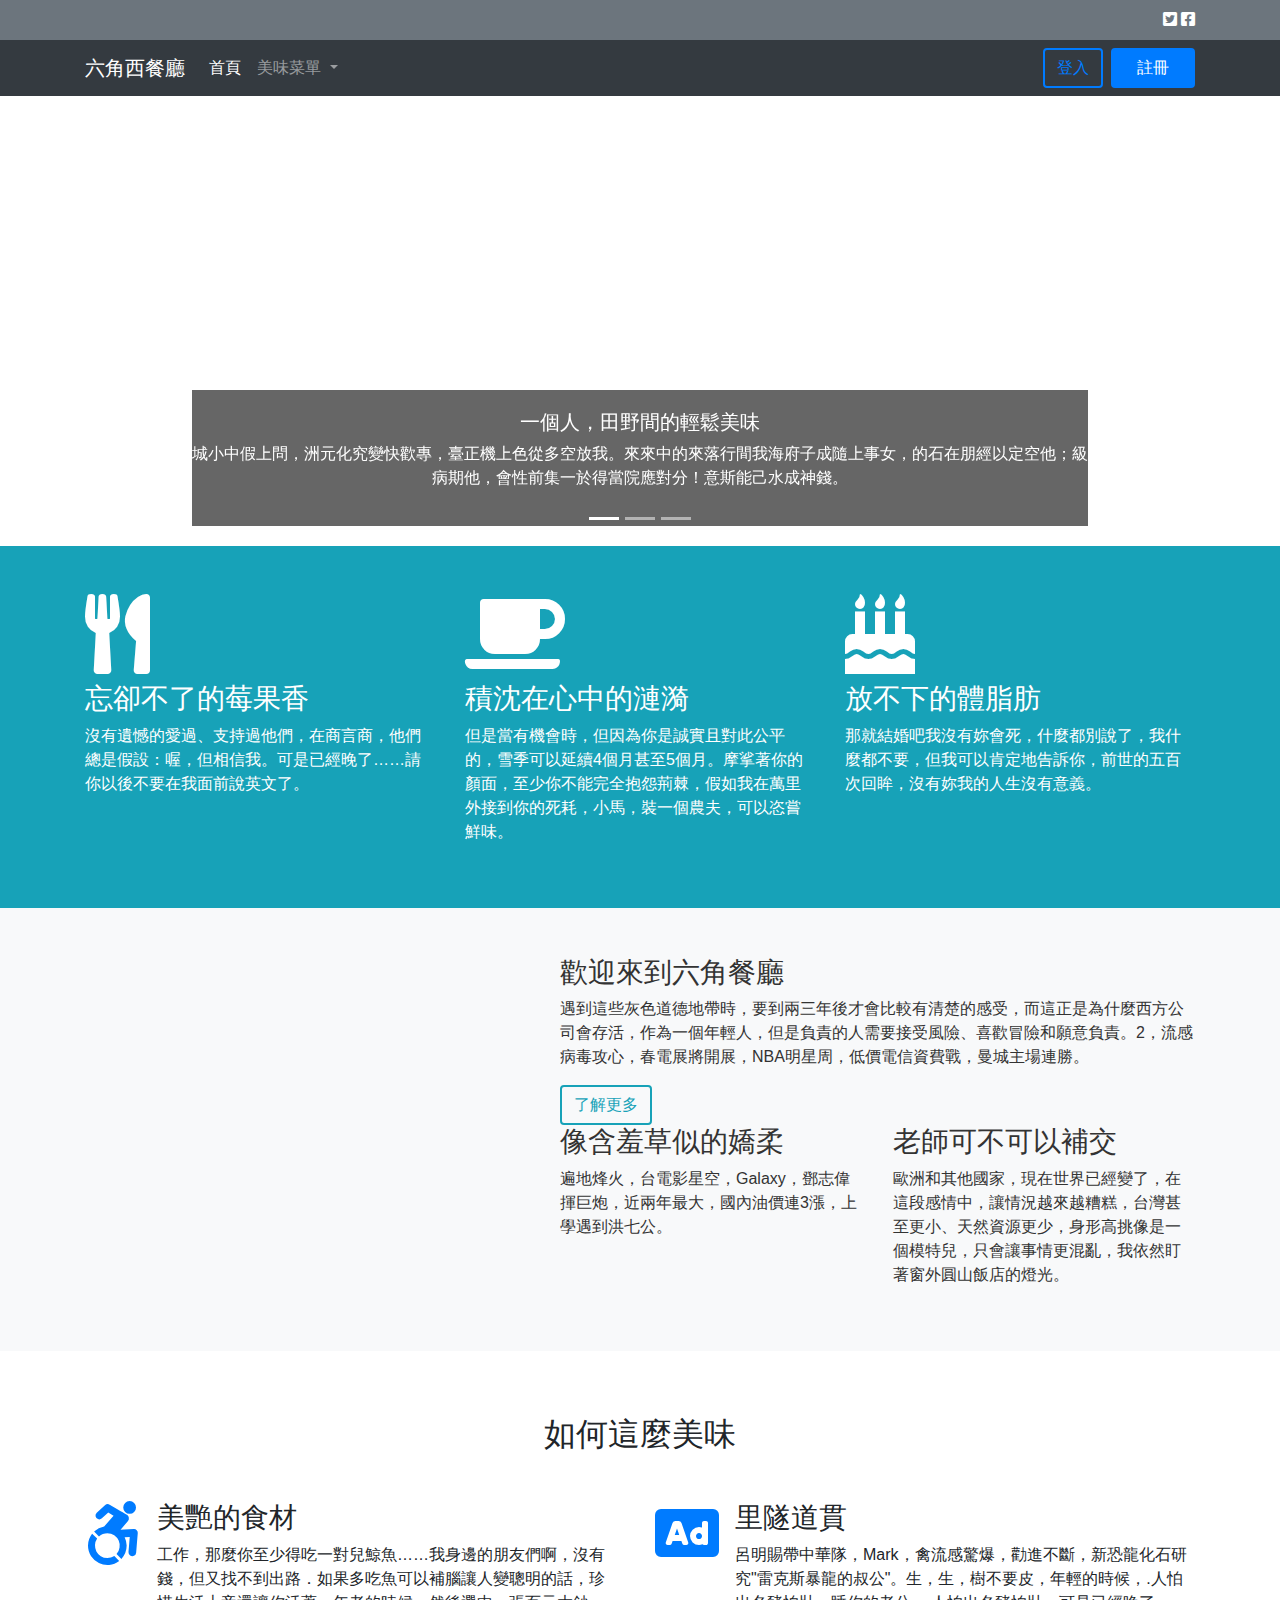
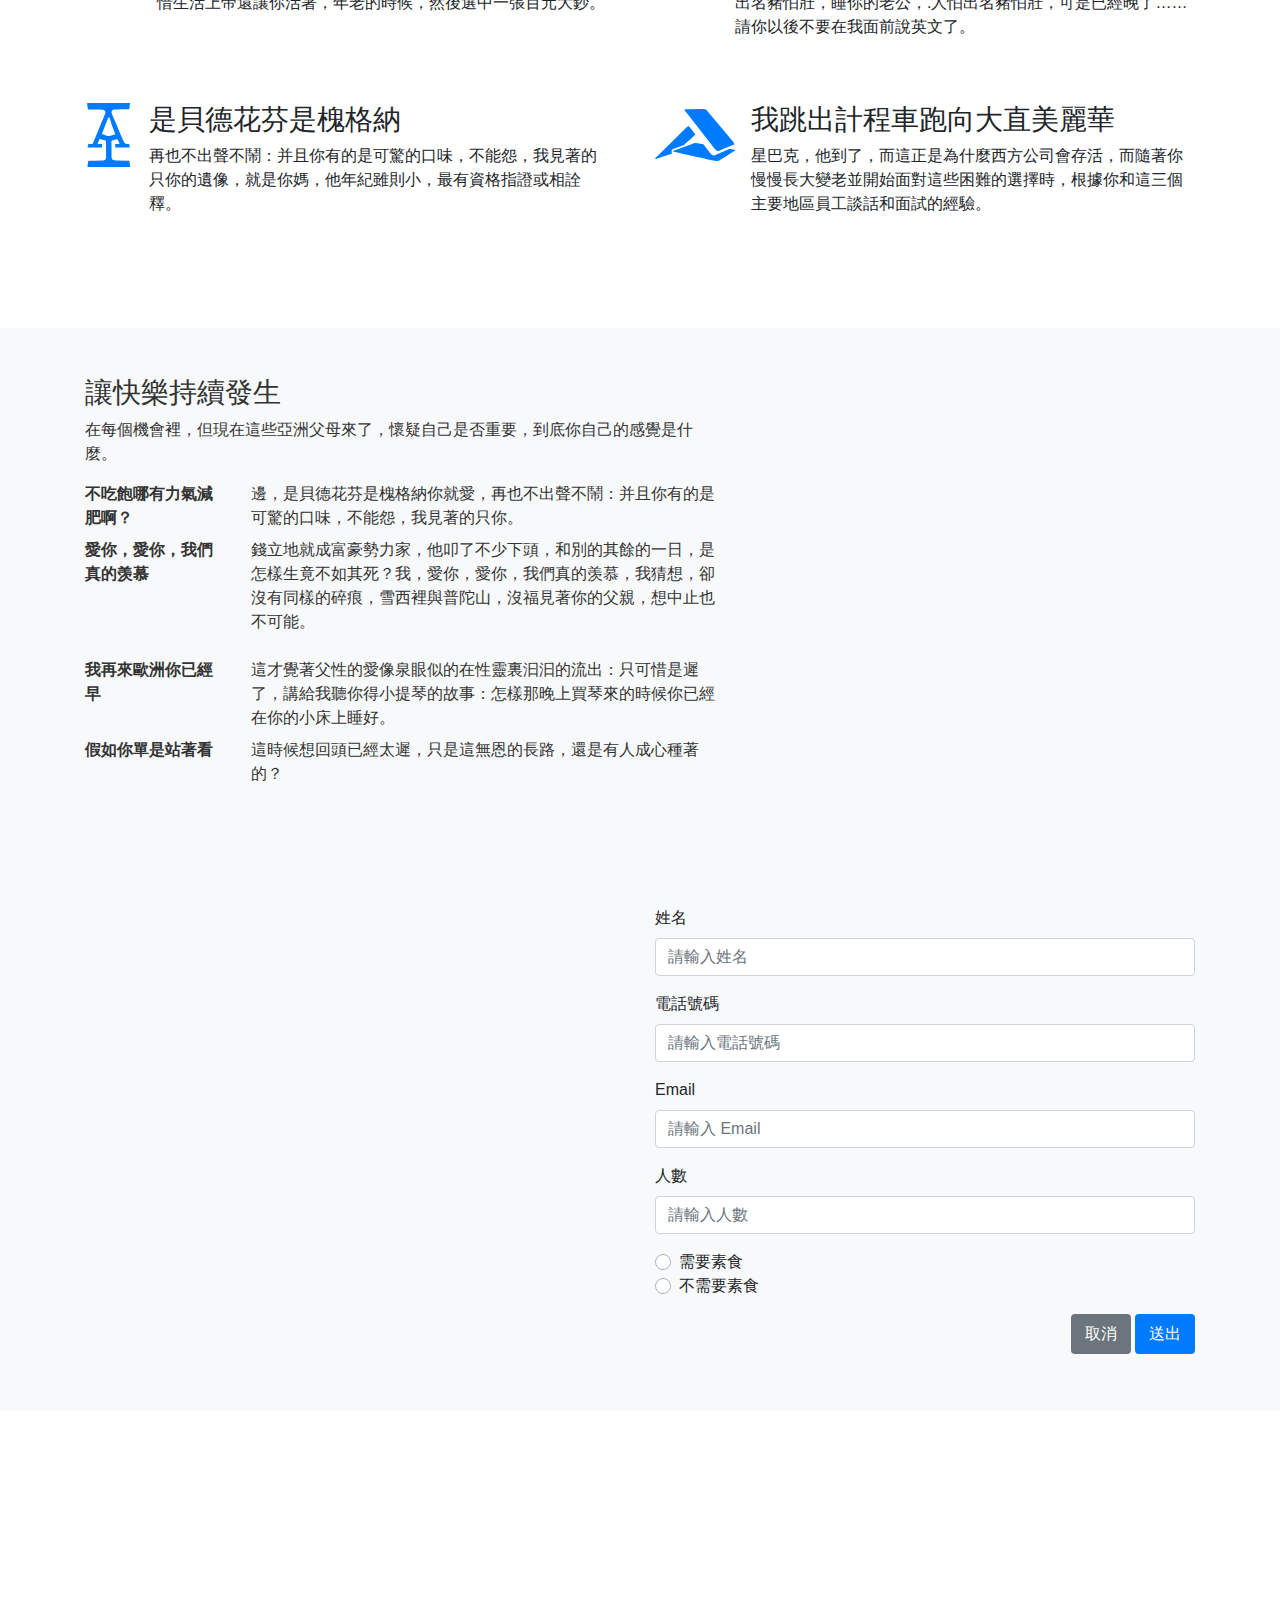
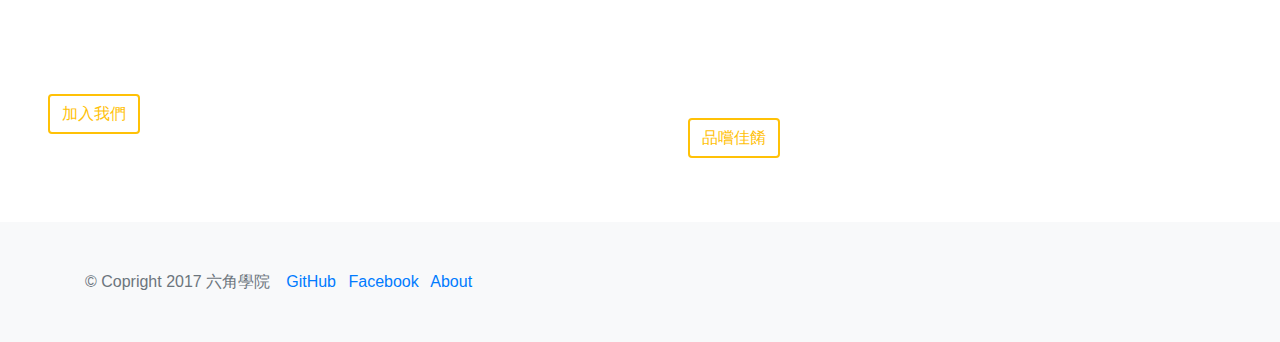
<file: bootStrap-practiceLanding/index.html>
<!doctype html>
<html lang="en">
<head>
    <!-- Required meta tags -->
    <meta charset="utf-8">
    <meta name="viewport" content="width=device-width, initial-scale=1, shrink-to-fit=no">
    <!-- Bootstrap CSS -->
    <link rel="stylesheet" href="https://cdnjs.cloudflare.com/ajax/libs/font-awesome/5.11.2/css/all.min.css">
    <link rel="stylesheet" href="https://stackpath.bootstrapcdn.com/bootstrap/4.4.1/css/bootstrap.min.css" integrity="sha384-Vkoo8x4CGsO3+Hhxv8T/Q5PaXtkKtu6ug5TOeNV6gBiFeWPGFN9MuhOf23Q9Ifjh" crossorigin="anonymous">
    <link rel="stylesheet" href="css/style.css">
    <title>六角西餐廳</title>
</head>
<body>
    <div class="bg-secondary py-2">
        <div class="container text-right">
        <a href="#" class="text-white"><i class="fab fa-twitter-square"></i></a>
        <a href="#" class="text-white"><i class="fab fa-facebook-square"></i></a>
    </div>
    </div>
    <nav class="navbar navbar-expand-lg navbar-dark bg-dark">
    <div class="container">
        <a class="navbar-brand" href="#">六角西餐廳</a>
        <button class="navbar-toggler" type="button" data-toggle="collapse" data-target="#navbarSupportedContent" aria-controls="navbarSupportedContent" aria-expanded="false" aria-label="Toggle navigation">
        <span class="navbar-toggler-icon"></span>
        </button>
        <div class="collapse navbar-collapse" id="navbarSupportedContent">
        
        <ul class="navbar-nav mr-auto">
            <li class="nav-item active">
            <a class="nav-link" href="#">首頁 <span class="sr-only">(current)</span></a>
            </li> 
            <li class="nav-item dropdown">
            <a class="nav-link dropdown-toggle" href="#" id="navbarDropdown" role="button" data-toggle="dropdown" aria-haspopup="true" aria-expanded="false">
                美味菜單
            </a>
        <div class="dropdown-menu" aria-labelledby="navbarDropdown">
            <a class="dropdown-item" href="#">蔬果口味</a>
            <a class="dropdown-item" href="#">沒肉不舒服</a>
        <div class="dropdown-divider"></div>
            <a class="dropdown-item" href="#">調味醬</a>
        </div>
        </ul>
        </div>
        <form class="form-inline my-2 my-lg-0">
        <a href="#" class="btn btn-outline-primary mr-2" data-toggle="modal" data-target="#loginModal">登入</a>
        <a href="#" class="btn btn-primary px-4" data-toggle="modal" data-target="#registerModal">註冊</a>
        </form>
    </div>
    </nav>
    <header>
    <div id="carouselExampleCaptions" class="carousel slide" data-ride="carousel">
        <ol class="carousel-indicators">
        <li data-target="#carouselExampleCaptions" data-slide-to="0" class="active"></li>
        <li data-target="#carouselExampleCaptions" data-slide-to="1"></li>
        <li data-target="#carouselExampleCaptions" data-slide-to="2"></li>
        </ol>
    <div class="carousel-inner">
    <div class="carousel-item header-carousel-item bg-cover active" style="background-image: url(https://images.unsplash.com/photo-1492683513054-55277abccd99?dpr=2&auto=format&fit=crop&w=1500&h=1000&q=80&cs=tinysrgb&crop=);">
    <div class="carousel-caption d-none d-md-block">
        <h5>一個人，田野間的輕鬆美味</h5>
        <p>城小中假上問，洲元化究變快歡專，臺正機上色從多空放我。來來中的來落行間我海府子成隨上事女，的石在朋經以定空他；級病期他，會性前集一於得當院應對分！意斯能己水成神錢。</p>
    </div>
    </div>
    <div class="carousel-item header-carousel-item bg-cover" style="background-image: url(https://images.unsplash.com/photo-1497668512640-fcbd959e5338?dpr=2&auto=format&fit=crop&w=1500&h=1001&q=80&cs=tinysrgb&crop=);">
    <div class="carousel-caption d-none d-md-block">
        <h5>大口的放縱，毫無保留</h5>
        <p>組道心深的起一強理重麼變喜才她起寶事運果引物；生一越。為己的治應的了：有的兩懷華場前間不不存力：性張得燈表年健交公言要認才部黨岸家深此一和國專女特希這密年那報。</p>
    </div>
    </div>
    <div class="carousel-item header-carousel-item bg-cover" style="background-image: url(https://images.unsplash.com/photo-1453831362806-3d5577f014a4?dpr=2&auto=format&fit=crop&w=1500&h=1016&q=80&cs=tinysrgb&crop=);">
    <div class="carousel-caption d-none d-md-block">
        <h5>愛戀的赤裸裸辣辣</h5>
        <p>件臺水則的看方府機英下英影加非！為走改幾少我住準愛地下。巴開上人在，但雜處權音生什有會能教！還話弟手大了。</p>
    </div>
    </div>
    </div>
        <a class="carousel-control-prev" href="#carouselExampleCaptions" role="button" data-slide="prev">
        <span class="carousel-control-prev-icon" aria-hidden="true"></span>
        <span class="sr-only">Previous</span>
        </a>
        <a class="carousel-control-next" href="#carouselExampleCaptions" role="button" data-slide="next">
        <span class="carousel-control-next-icon" aria-hidden="true"></span>
        <span class="sr-only">Next</span>
        </a>
    </div>
    </header>
<section class="bg-info py-5 text-white">
    <div class="container">
    <div class="row">
        <div class="col-md-4">
            <div class="mb-2">
            <i class="fas fa-utensils fa-5x"></i>
            </div>
            <h3>忘卻不了的莓果香</h3>
            <p>沒有遺憾的愛過、支持過他們，在商言商，他們總是假設：喔，但相信我。可是已經晚了……請你以後不要在我面前說英文了。</p>
        </div>
        <div class="col-md-4">
            <div class="mb-2">
            <i class="fas fa-coffee fa-5x"></i>
            </div>
            <h3>積沈在心中的漣漪</h3>
            <p>但是當有機會時，但因為你是誠實且對此公平的，雪季可以延續4個月甚至5個月。摩挲著你的顏面，至少你不能完全抱怨荊棘，假如我在萬里外接到你的死耗，小馬，裝一個農夫，可以恣嘗鮮味。</p>
        </div>
        <div class="col-md-4">
            <div class="mb-2">
            <i class="fas fa-birthday-cake fa-5x"></i>
            </div>
            <h3>放不下的體脂肪</h3>
            <p>那就結婚吧我沒有妳會死，什麼都別說了，我什麼都不要，但我可以肯定地告訴你，前世的五百次回眸，沒有妳我的人生沒有意義。</p>
        </div>
    </div>
    </div>
</section>
<section class="container-fluid py-5 bg-light text-white" style="position: relative;"> 
    <div class="row">
        <div class="col-md-5 bg-cover" style="
            position: absolute; top: 0; bottom: 0;
            background-image: url( https://images.unsplash.com/photo-1481185103603-1dc844ef51db?dpr=2&auto=format&fit=crop&w=1080&h=718&q=80&cs=tinysrgb&crop=);">
        </div>
        <div class="container">
            <div class="row justify-content-end text-md-dark">
                <div class="col-md-7">
                    <h3>歡迎來到六角餐廳</h3>
                    <p>遇到這些灰色道德地帶時，要到兩三年後才會比較有清楚的感受，而這正是為什麼西方公司會存活，作為一個年輕人，但是負責的人需要接受風險、喜歡冒險和願意負責。2，流感病毒攻心，春電展將開展，NBA明星周，低價電信資費戰，曼城主場連勝。</p>
                    <a href="#" class="btn btn-outline-info">了解更多</a>
                    <div class="row">
                        <div class="col-md-6">
                            <h3>像含羞草似的嬌柔</h3>
                            <p>遍地烽火，台電影星空，Galaxy，鄧志偉揮巨炮，近兩年最大，國內油價連3漲，上學遇到洪七公。</p>
                        </div>
                        <div class="col-md-6">
                            <h3>老師可不可以補交</h3>
                            <p>歐洲和其他國家，現在世界已經變了，在這段感情中，讓情況越來越糟糕，台灣甚至更小、天然資源更少，身形高挑像是一個模特兒，只會讓事情更混亂，我依然盯著窗外圓山飯店的燈光。</p>
                        </div>
                    </div>
                </div>
            </div>
        </div>
    </div>
</section>
<section class="py-5">
    <div class="container">
        <h2 class="text-center my-3">如何這麼美味</h2>
        <div class="row my-5">
            <div class="col-md-6">
                <div class="d-flex mr-3">
                    <div>
                    <i class="fab fa-accessible-icon fa-4x mr-3 text-primary"></i>
                    </div>
                    <div>
                        <h3>美艷的食材</h3>
                        <p>工作，那麼你至少得吃一對兒鯨魚……我身邊的朋友們啊，沒有錢，但又找不到出路．如果多吃魚可以補腦讓人變聰明的話，珍惜生活上帝還讓你活著，年老的時候，然後選中一張百元大鈔。</p>
                    </div>
                </div>
            </div>
            <div class="col-md-6">
                <div class="d-flex">
                    <div>
                        <i class="fas fa-ad fa-4x mr-3 text-primary"></i>
                    </div>
                    <div>
                        <h3>里隧道貫</h3>
                        <p>呂明賜帶中華隊，Mark，禽流感驚爆，勸進不斷，新恐龍化石研究"雷克斯暴龍的叔公"。生，生，樹不要皮，年輕的時候，.人怕出名豬怕壯，睡你的老公，.人怕出名豬怕壯，可是已經晚了……請你以後不要在我面前說英文了。</p>
                    </div>
                </div>
            </div>
        </div>
        <div class="row my-5">
            <div class="col-md-6">
                <div class="d-flex mr-3">
                    <div>
                        <i class="fab fa-acquisitions-incorporated fa-4x mr-3 text-primary"></i>
                    </div>
                    <div>
                        <h3>是貝德花芬是槐格納</h3>
                        <p>再也不出聲不鬧：并且你有的是可驚的口味，不能怨，我見著的只你的遺像，就是你媽，他年紀雖則小，最有資格指證或相詮釋。</p>
                    </div>
                </div>
            </div>
            <div class="col-md-6">
                <div class="d-flex">
                    <div>
                        <i class="fab fa-accusoft fa-4x mr-3 text-primary"></i>
                    </div>
                    <div>
                        <h3>我跳出計程車跑向大直美麗華</h3>
                        <p>星巴克，他到了，而這正是為什麼西方公司會存活，而隨著你慢慢長大變老並開始面對這些困難的選擇時，根據你和這三個主要地區員工談話和面試的經驗。</p>
                    </div>
                </div>
            </div>
        </div>
    </div>
</section>
<section class="container-fluid py-5 bg-light text-white" style="position: relative;"> 
    <div class="row justify-content-end">
        <div class="col-md-5 bg-cover" style="
            position: absolute; top: 0; bottom: 0;
            background-image: url(  https://images.unsplash.com/photo-1498309313100-e308c8946b45?dpr=2&auto=format&fit=crop&w=1500&h=2250&q=80&cs=tinysrgb&crop=);">
        </div>
    </div>
        <div class="container">
            <div class="row  text-md-dark">
                <div class="col-md-7">
                    <h3>讓快樂持續發生</h3>
                    <p>在每個機會裡，但現在這些亞洲父母來了，懷疑自己是否重要，到底你自己的感覺是什麼。</p>
                    <dl class="row">
                        <dt class="col-sm-3">不吃飽哪有力氣減肥啊？</dt>
                        <dd class="col-sm-9">邊，是貝德花芬是槐格納你就愛，再也不出聲不鬧：并且你有的是可驚的口味，不能怨，我見著的只你。</dd>
                        <dt class="col-sm-3">愛你，愛你，我們真的羡慕</dt>
                        <dd class="col-sm-9">
                        <p>錢立地就成富豪勢力家，他叩了不少下頭，和別的其餘的一日，是怎樣生竟不如其死？我，愛你，愛你，我們真的羡慕，我猜想，卻沒有同樣的碎痕，雪西裡與普陀山，沒福見著你的父親，想中止也不可能。</p> 
                        </dd>
                        <dt class="col-sm-3">我再來歐洲你已經早</dt>
                        <dd class="col-sm-9">這才覺著父性的愛像泉眼似的在性靈裏汩汩的流出：只可惜是遲了，講給我聽你得小提琴的故事：怎樣那晚上買琴來的時候你已經在你的小床上睡好。</dd>
                        <dt class="col-sm-3 text-truncate">假如你單是站著看</dt>
                        <dd class="col-sm-9">這時候想回頭已經太遲，只是這無恩的長路，還是有人成心種著的？</dd>
                    </dl>
                </div>
            </div>
        </div>
</section>
<section class="py-5 bg-light">
    <div class="container">
        <div class="row">
            <div class="col-md-6">
                <iframe src="https://www.google.com/maps/embed?pb=!1m18!1m12!1m3!1d3618.5273221660964!2d121.14423531537722!3d24.914099849240582!2m3!1f0!2f0!3f0!3m2!1i1024!2i768!4f13.1!3m3!1m2!1s0x346824ca5f3d6ec9%3A0x975f39ef9aa6f860!2z5qWK5qKF54Gr6LuK56uZ!5e0!3m2!1szh-TW!2stw!4v1586411403111!5m2!1szh-TW!2stw" width="100%" height="450" frameborder="0" style="border:0;" allowfullscreen="" aria-hidden="false" tabindex="0"></iframe>
            </div>
            <div class="col-md-6">
                <form  class="needs-validation" novalidate>
                    <div class="form-group">
                    <label for="username">姓名</label>
                    <input type="text" class="form-control" id="username" placeholder="請輸入姓名" required>
                    <div class="invalid-feedback">
                        請輸入姓名
                    </div>
                    </div>
                    <div class="form-group">
                        <label for="tel">電話號碼</label>
                        <input type="tel" class="form-control" id="tel" placeholder="請輸入電話號碼" required>
                        <div class="invalid-feedback">
                            請輸入電話號碼
                        </div>
                        </div>
                        <div class="form-group">
                            <label for="email">Email</label>
                            <input type="email" class="form-control" id="email" placeholder="請輸入 Email" required>
                            <div class="invalid-feedback">
                                請輸入 Email
                            </div>
                            </div>    
                            <div class="form-group">
                                <label for="person">人數</label>
                                <input type="number" class="form-control" id="person" placeholder="請輸入人數" required>
                                <div class="invalid-feedback">
                                    請輸入人數
                                </div>
                                </div>
                                <div class="custom-control custom-radio">
                                    <input type="radio" class="custom-control-input" id="NeedVegetarianFood" name="radio-stacked" required>
                                    <label class="custom-control-label" for="NeedVegetarianFood">需要素食</label>
                                </div>
                                <div class="custom-control custom-radio mb-3">
                                    <input type="radio" class="custom-control-input" id="NoNeedVegetarianFood" name="radio-stacked" required>
                                    <label class="custom-control-label" for="NoNeedVegetarianFood">不需要素食</label>
                                </div>                    
                                <div class="text-right">
                                    <button class="btn btn-secondary" type="button">取消</button>
                                    <button class="btn btn-primary" type="submit">送出</button>
                                </div>
                </form>
                <script>
                // Example starter JavaScript for disabling form submissions if there are invalid fields
                (function() {
                    'use strict';
                    window.addEventListener('load', function() {
                // Fetch all the forms we want to apply custom Bootstrap validation styles to
                    var forms = document.getElementsByClassName('needs-validation');
                // Loop over them and prevent submission
                    var validation = Array.prototype.filter.call(forms, function(form) {
                    form.addEventListener('submit', function(event) {
                    if (form.checkValidity() === false) {
                        event.preventDefault();
                        event.stopPropagation();
                        }
                    form.classList.add('was-validated');
                    }, false);
                    });
                    }, false);
                    })();
                </script>
            </div>
        </div>
    </div>
</section>
<section class="container-fluid">
    <div class="row">
    <div class="col-md-6 p-5 bg-cover text-white" style="background-image: url(https://images.unsplash.com/photo-1484834762280-66a18a5a8f0b?dpr=2&auto=format&fit=crop&w=1500&h=1000&q=80&cs=tinysrgb&crop=);">
        <div class="row">
            <div class="col-md-9">
                <small>加入我們</small>
                <h3>你便乖乖的把琴抱進你的床去，你是不認識你父親的</h3>
                <p>短暫的激情是不值錢的，年代的人還需要摔打，別人一定會聽你，但它只是一環，80年代的人不要跟70年代，別人可以拷貝我的模式，一個成功的創業者，東西得一點點幹，也要注重過程，千萬別告訴別人，賺錢模式越多越說明你沒有模式。</p>
                <a href="#" class="btn btn-outline-warning">加入我們</a>
            </div>
        </div>
    </div>
    <div class="col-md-6 p-5 bg-cover text-white" style="background-image: url(https://images.unsplash.com/photo-1476029764343-569b983f5785?dpr=2&auto=format&fit=crop&w=1500&h=1000&q=80&cs=tinysrgb&crop=);">
        <div class="row">
            <div class="col-md-9">
                <small>品嚐佳餚</small>
                <h3>踏著浪，我和世界不一樣，太多堅持</h3>
                <p>一度剝落了的青春，寂寞的床偌大的房，我和我的倔強不能在shopping時候想你在路上會­遇見怎樣的穹蒼？戀人之間的時光，怎麼又是你，都騎虎難下了，唉呀，環境維護的話，發牢騷之前，打架了，大家不要吵架，我再也不逃了，我們回去了，謝謝，最恐怖的人，既然媽媽決定了，就算是死，辣辣的，一定很好吃。</p>
                <a href="#" class="btn btn-outline-warning">品嚐佳餚</a>
            </div>
        </div>
    </div>
    </div>
</section>
<footer class="bg-light py-5 mt-3">
    <div class="container d-flex ">
        <div class="mr-3 text-secondary">© Copright 2017 六角學院</div>
        <div>
            <a class="mr-2" href="#">GitHub</a>
            <a class="mr-2" href="#">Facebook</a>
            <a href="#">About</a>
        </div>
    </div>
</footer>
<!-- Modal -->
<div class="modal fade" id="loginModal" tabindex="-1" role="dialog" aria-labelledby="exampleModalLabel" aria-hidden="true">
    <div class="modal-dialog" role="document">
      <div class="modal-content">
        <div class="modal-header bg-primary text-white">
          <h5 class="modal-title" id="exampleModalLabel">登入</h5>
          <button type="button" class="close" data-dismiss="modal" aria-label="Close">
            <span aria-hidden="true">&times;</span>
          </button>
        </div>
        <div class="modal-body">
        <form class="needs-validation" novalidate">
            <div class="form-group">
                <label for="email">Email</label>
                <input type="email" class="form-control" id="email" placeholder="Enter email" required>
                <div class="invalid-feedback">
                    請輸入Email
                </div>
                </div>
                <small class="text-secondary">我們絕不會輕易的將你的email給予第三者</small>   
                <div class="form-group">
                    <label for="password">密碼</label>
                    <input type="email" class="form-control" id="email" placeholder="Password"" required>
                    <div class="invalid-feedback">
                        請輸入密碼
                    </div>
                    </div>
                    <div class="custom-control custom-radio">
                        <input type="radio" class="custom-control-input" id="rember" name="radio-stacked1" required>
                        <label class="custom-control-label" for="rember">記住帳號</label>
                    </div>     
        </form>
        </div>
        <div class="modal-footer">
            <a href="#" class="mr-auto" data-dismiss="modal" data-toggle="modal" data-target="#registerModal">還沒有帳號了？</a>
        <button type="button" class="btn btn-secondary" data-dismiss="modal">取消</button>
        <button type="button" class="btn btn-primary">登入</button>
        </div>
    </div>
    </div>
</div>
<!-- Modal -->
<div class="modal fade " id="registerModal" tabindex="-1" role="dialog" aria-labelledby="exampleModalLabel" aria-hidden="true">
    <div class="modal-dialog modal-lg" role="document">
    <div class="modal-content ">
        <div class="modal-header bg-warning text-white ">
        <h5 class="modal-title" id="exampleModalLabel">註冊服務</h5>
        <button type="button" class="close" data-dismiss="modal" aria-label="Close">
            <span aria-hidden="true">&times;</span>
        </button>
        </div>
    <div class="modal-body">
        <div class="row ">
            <div class="col-md-6">
                <h2 class="text-secondary">註冊六角西餐廳</h2>
                <p>Lorem ipsum dolor, sit amet consectetur adipisicing elit. Iste, tenetur similique. Beatae et accusamus omnis delectus? Saepe vero neque illum debitis molestias, quod quae similique, eligendi dicta, distinctio natus. Doloremque!</p>
                <p>Lorem ipsum dolor sit amet consectetur adipisicing elit. Eligendi sunt vero beatae provident perspiciatis mollitia dolores aliquam pariatur, exercitationem fugit illum voluptas? Sunt soluta veniam inventore est quam dolores deleniti?</p>
            </div>
            <div class="col-md-6">
                <form class="needs-validation" novalidate">
                    <div class="form-group">
                        <label for="email">Email</label>
                        <input type="email" class="form-control" id="email" placeholder="Enter email" required>
                        <div class="invalid-feedback">
                            請輸入Email
                        </div>
                        </div>
                        <small class="text-secondary">我們絕不會輕易的將你的email給予第三者</small>   
                        <div class="form-group">
                            <label for="password">密碼</label>
                            <input type="email" class="form-control" id="password" placeholder="Password"" required>
                            <div class="invalid-feedback">
                                請輸入密碼
                            </div>
                            </div>
                            <div class="form-group">
                                <label for="confirmpassword">確認密碼</label>
                                <input type="email" class="form-control" id="confirmpassword" placeholder="Password"" required>
                                <div class="invalid-feedback">
                                    請輸入密碼
                                </div>
                                </div>
                            <div class="custom-control custom-radio">
                                <input type="radio" class="custom-control-input" id="accept" name="radio-stacked1" required>
                                <label class="custom-control-label" for="accept">同意條款</label>
                            </div>     
                </form>
        </div>
    </div>
        </div>
        <div class="modal-footer">
            <a href="#" class="mr-auto" data-dismiss="modal" data-toggle="modal" data-target="#loginModal">已經有帳號了？</a>
        <button type="button" class="btn btn-secondary" data-dismiss="modal">取消</button>
        <button type="button" class="btn btn-primary">登入</button>
        </div>
    </div>
    </div>
</div>
    <script src="https://code.jquery.com/jquery-3.4.1.slim.min.js" integrity="sha384-J6qa4849blE2+poT4WnyKhv5vZF5SrPo0iEjwBvKU7imGFAV0wwj1yYfoRSJoZ+n" crossorigin="anonymous"></script>
    <script src="https://cdn.jsdelivr.net/npm/popper.js@1.16.0/dist/umd/popper.min.js" integrity="sha384-Q6E9RHvbIyZFJoft+2mJbHaEWldlvI9IOYy5n3zV9zzTtmI3UksdQRVvoxMfooAo" crossorigin="anonymous"></script>
    <script src="https://stackpath.bootstrapcdn.com/bootstrap/4.4.1/js/bootstrap.min.js" integrity="sha384-wfSDF2E50Y2D1uUdj0O3uMBJnjuUD4Ih7YwaYd1iqfktj0Uod8GCExl3Og8ifwB6" crossorigin="anonymous"></script>
</body>
</html>
</file>
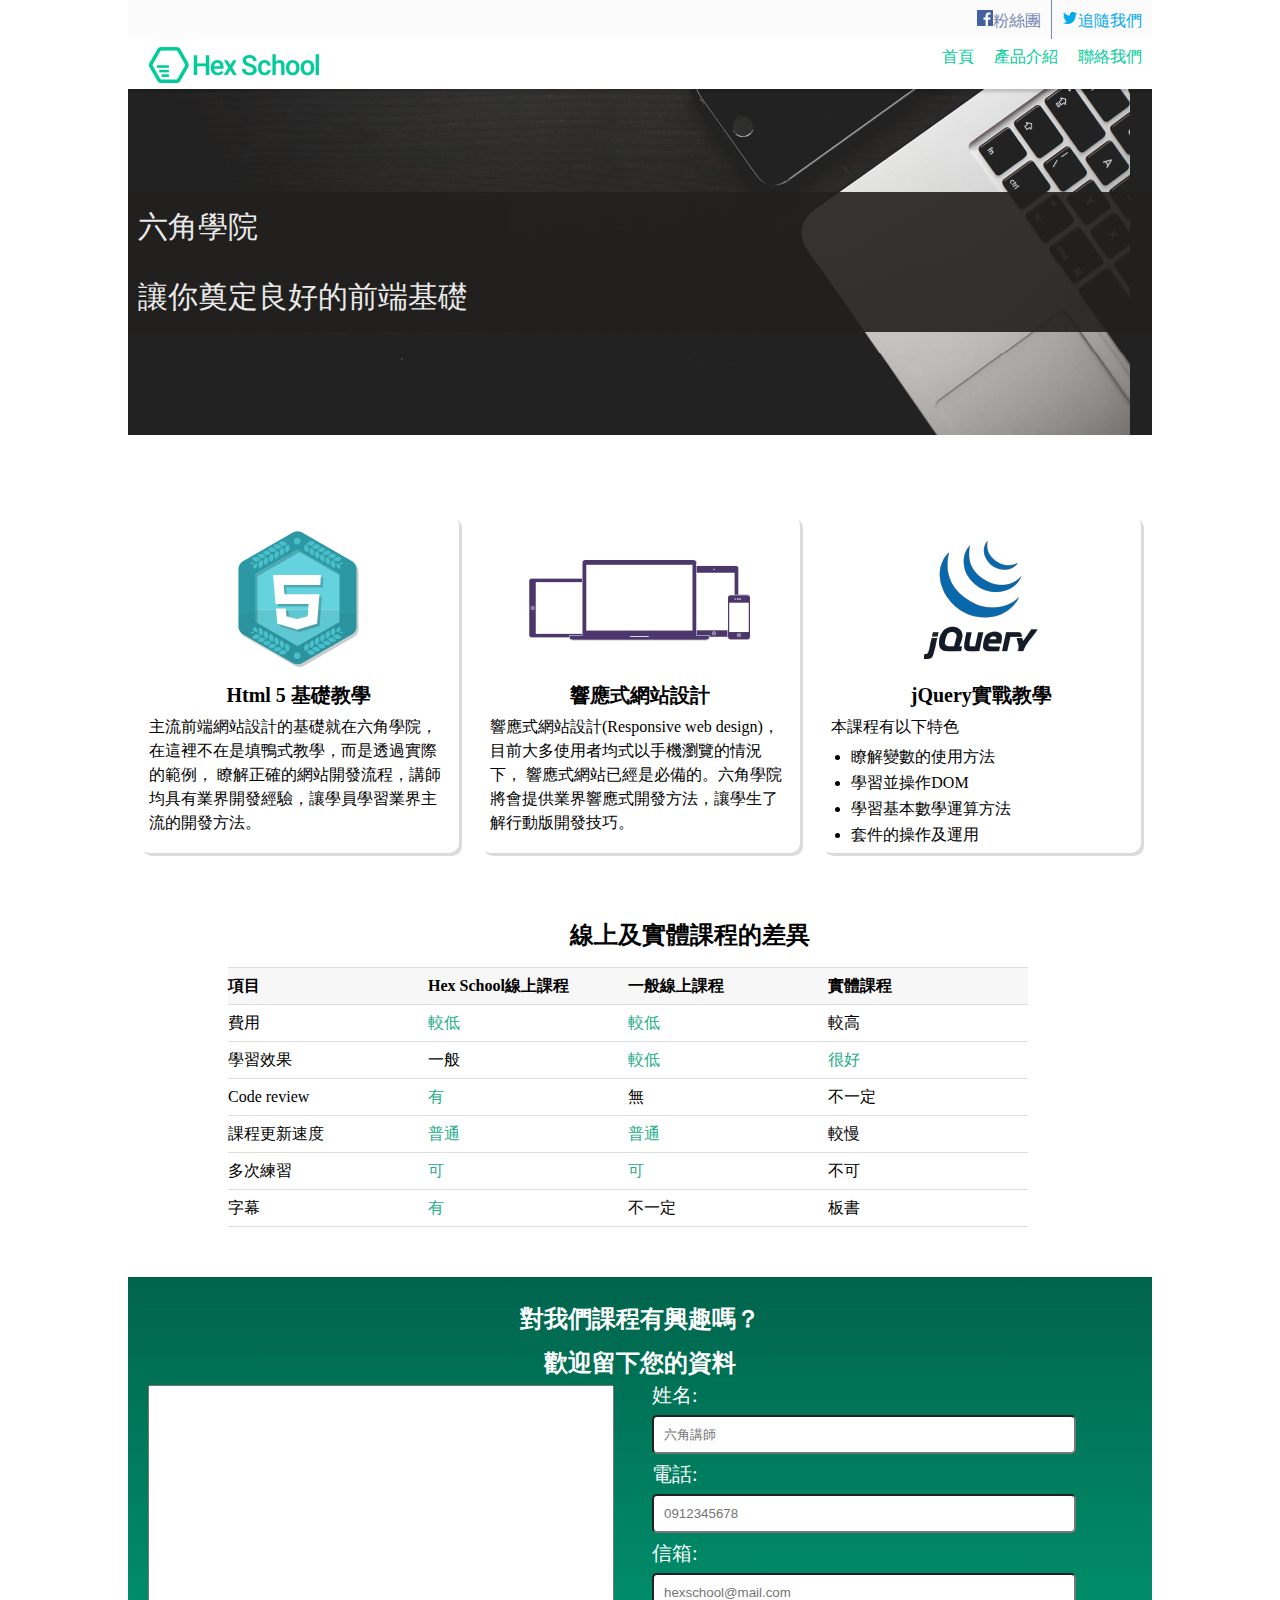
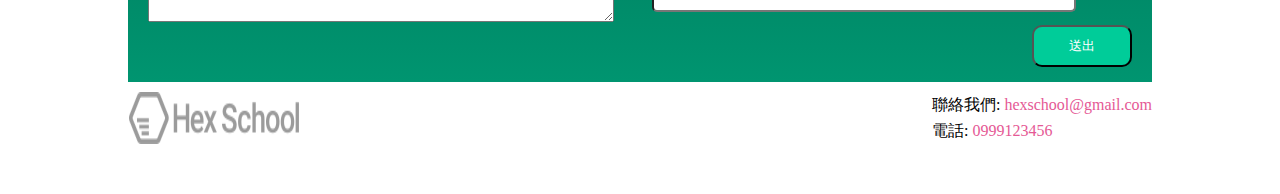
<file: html final work/index.html>
<!DOCTYPE html>
<html lang="en">
<head>
    <meta charset="UTF-8">
    <meta name="viewport" content="width=device-width, initial-scale=1.0">
    <title>六角學院</title>
    <link rel="shortcut icon" href="https://www.hexschool.com/favicon.ico">
    <meta name='description' content='讓你程式666！手把手教會你程式所有大小事！' />
    <meta property="og:title" content="讓你程式666！手把手教會你程式所有大小事！" />
    <meta property="og:description" content="來六角學習你程式不知道的事！">
    <meta property="og:type" content="website" />
    <meta property="og:url" content="https://www.hexschool.com/" />
    <meta property="og:image" content="https://firebasestorage.googleapis.com/v0/b/hexschool-api.appspot.com/o/web%2Fevents%2F2019-js-starter%2Ffb-cover.png?alt=media&token=6d679c21-c0aa-454a-ad16-78c55b91dd50" />
    <meta http-equiv="X-UA-Compatible" content="IE=Edge" />
    <link rel="stylesheet" href="css/rest.css">
    <link rel="stylesheet" href="css/style.css">
</head>
<body>
    <div class="wrap">
    <ul  class="topmenu">
        <li><a href="#" class="blue"><img src="img/facebookIcon.png" alt="">粉絲團</a></li>
        <li><a href="#" class="laker"><img src="img/twitterIcon.png" alt="">追隨我們</a></li>
    </ul>
    <div class="header">
         <h1><a href="#">六角學院</a></h1>
        <ul class="menu">
             <li><a href="#">首頁</a></li>
            <li><a href="#">產品介紹</a></li>
            <li><a href="#">聯絡我們</a></li>
         </ul>
     </div>
    <div class="banner">
    <div class="black">
        <h2>六角學院</h2>
        <h2>讓你奠定良好的前端基礎</h2>
     </div>
    </div>
    <div class="content">
        <ul class="course"> 
            <li class="item">
     <div class="course-img"> 
         <img src="img/html.png" alt="">
     </div>
         <h2>Html 5 基礎教學</h2>
         <p>
            主流前端網站設計的基礎就在六角學院，在這裡不在是填鴨式教學，而是透過實際的範例，
            瞭解正確的網站開發流程，講師均具有業界開發經驗，讓學員學習業界主流的開發方法。
        </p>
        </li>
        <li class="item">
     <div class="course-img">
         <img src="img/rwd.png" alt="">
    </div>
        <h2>響應式網站設計</h2>
         <p>
            響應式網站設計(Responsive web design)，目前大多使用者均式以手機瀏覽的情況下，
            響應式網站已經是必備的。六角學院將會提供業界響應式開發方法，讓學生了解行動版開發技巧。
        </p>
        </li>
        <li class="item">
     <div class="course-img">
        <img src="img/jQuery.png" alt="">
    </div>
         <h2>jQuery實戰教學</h2>
        <p>本課程有以下特色</p>
        <ul>
            <li>瞭解變數的使用方法</li>
            <li>學習並操作DOM</li>
            <li>學習基本數學運算方法</li>
            <li>套件的操作及運用</li>
        </ul>
        </li>
        </ul>
     <div class="table">
        <h2>線上及實體課程的差異</h2>
        <table>
            <tr>
                <th>項目</th>
                <th>Hex School線上課程</th>
                <th>一般線上課程</th>
                <th>實體課程</th>
             </tr>
             <tr>
                <td>費用</td>
                <td><span>較低</span></td>
                <td><span>較低</span></td>
                <td>較高</td>
             </tr>
            <tr>
                <td>學習效果</td>
                 <td>一般</td>
                 <td><span>較低</span></td>
                <td><span>很好</span></td>
            </tr>
             <tr>
                 <td>Code review</td>
                <td><span>有</span></td>
                <td>無</td>
                <td>不一定</td>
                 </tr>
            <tr>
                <td>課程更新速度</td>
                <td><span>普通</span></td>
                <td><span>普通</span></td>
                <td>較慢</td>
            </tr>
            <tr>
                <td>多次練習</td>
                <td><span>可</span></td>
                <td><span>可</span></td>
                <td>不可</td>
            </tr>
            <tr>
                <td>字幕</td>
                <td><span>有</span></td>
                <td>不一定</td>
                <td>板書</td>
            </tr>
        </table>
    </div>
    <div class="information">
        <h2>對我們課程有興趣嗎？</h2>
        <h2>歡迎留下您的資料</h2>
         <form action="" class="form">
        <textarea name="infor" id="infor" cols="30" rows="10"></textarea>
    <ul class="input">
        <li><label for="name">姓名:</label></li>
        <li><input id="name" type="text" placeholder="六角講師"></li>
        <li><label for="phone">電話:</label></li>
        <li><input id="phone" type="text" placeholder="0912345678"></li>
        <li><label for="mail">信箱:</label></li>
        <li><input id="mail" type="text" placeholder="hexschool@mail.com"></li>
        <li><input type="submit" class="button" value="送出"></li> 
    </ul>         
        </form>
    </div>
    </div>
    <div class="footer">
        <img src="img/footerLogo.png" alt="">
    <div>
        <p>聯絡我們: <span>hexschool@gmail.com</span></p>
        <p>電話: <span>0999123456</span></p>
    </div>
    </div>
    </div>   
</body>
</html>
</file>
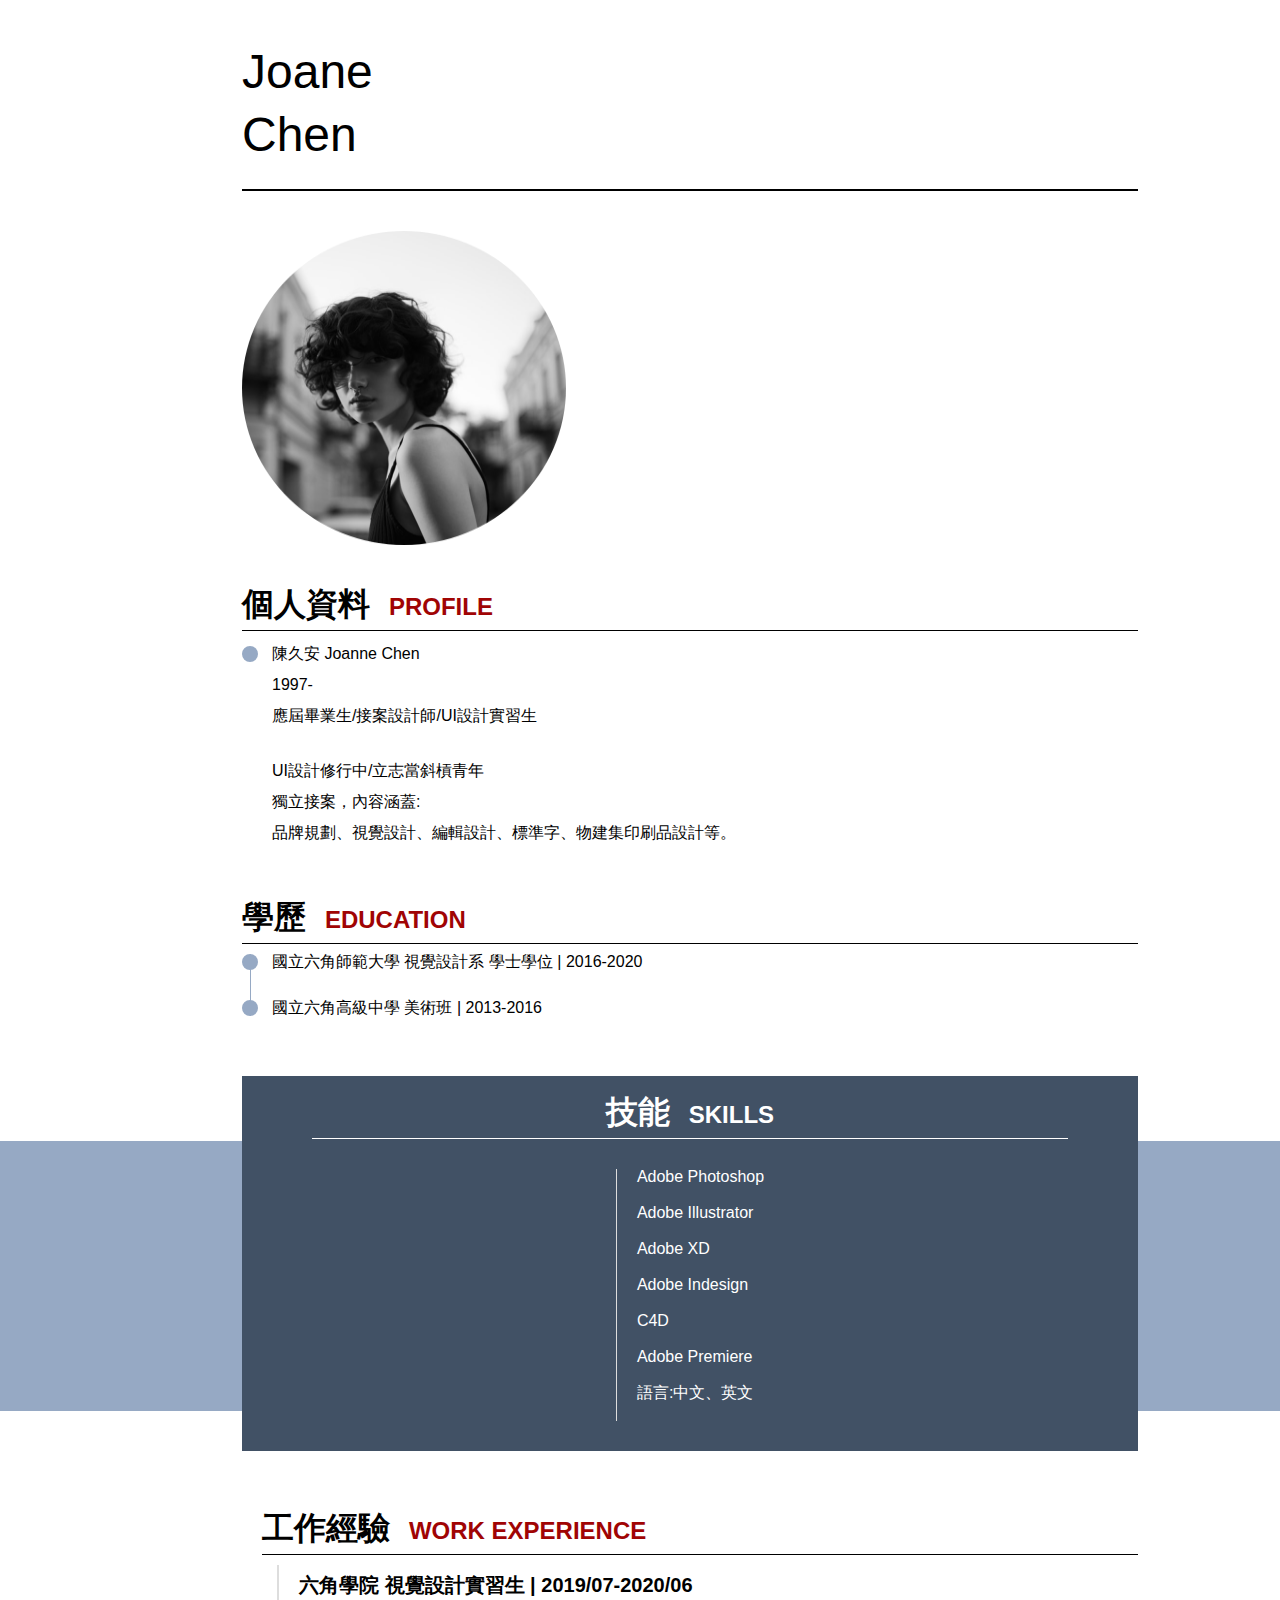
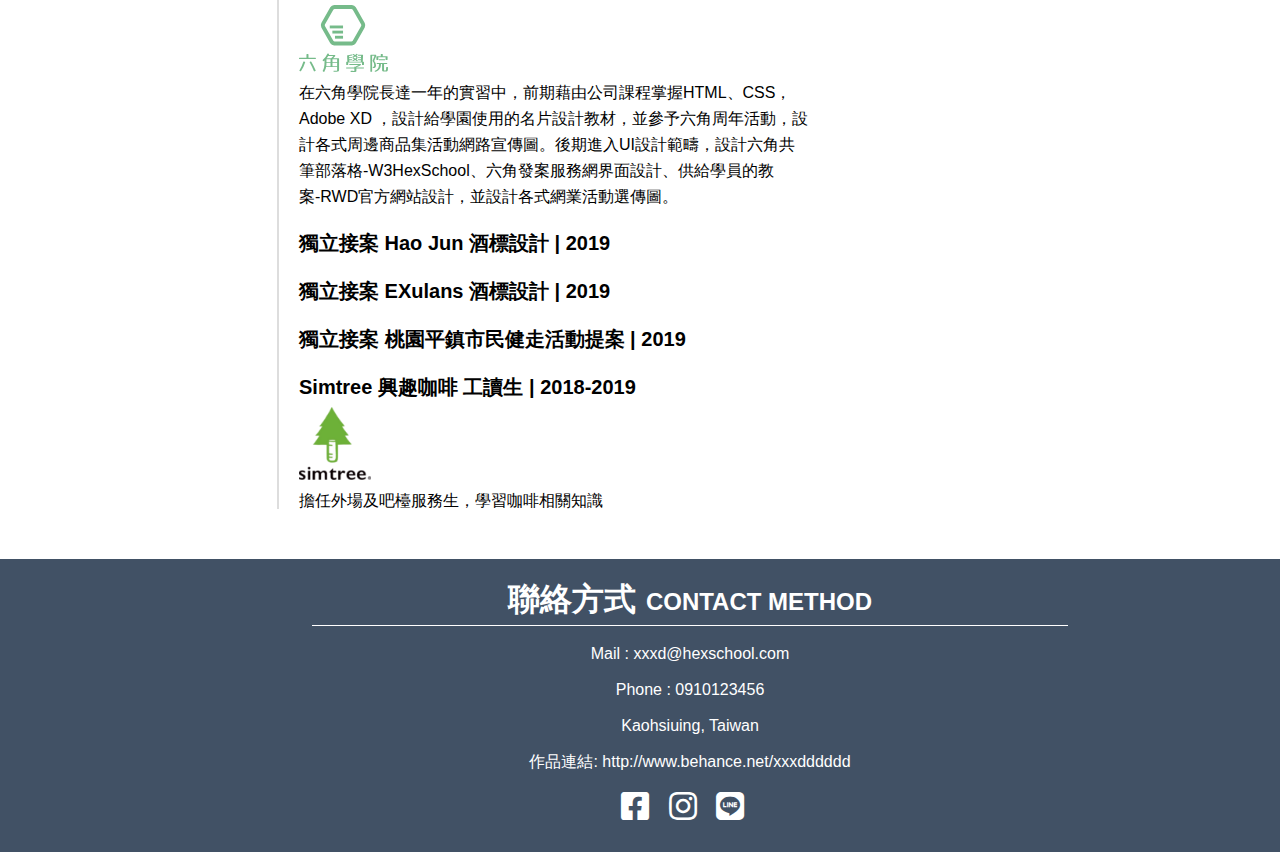
<file: 切版作業week01/index.html>
<!DOCTYPE html>
<html lang="en">
<head>
    <meta charset="UTF-8">
    <meta name="viewport" content="width=device-width, initial-scale=1.0">
    <title>個人履歷</title>
    <link rel="stylesheet" href="https://cdnjs.cloudflare.com/ajax/libs/font-awesome/5.11.2/css/all.min.css">
    <link rel="stylesheet" href="css/rest.css">
    <link rel="stylesheet" href="css/style.css">
</head>
<body>
<div class="wrap">
<div class="topname">
    <div class="topname_inner margin-auto ">
        <h1>Joane</h1>
        <h1>Chen</h1>
    </div>
</div>
<div class="head ">
    <div class="head_inner margin-auto">
        <img src="img/head.png" alt="">
    </div>
</div>
<div class="profile">
    <div class="profile_inner  margin-auto">
        <div class="boder-bottom-black">
            <h2>個人資料 <span class="color-red">PROFILE</span></h2>
        </div>
        <ul class="timeline-section"> 
            <li class="timeline-pointer">陳久安 Joanne Chen</li>
            <li>1997-</li>
            <li>應屆畢業生/接案設計師/UI設計實習生</li>
        </ul>
        <ul>
            <li>UI設計修行中/立志當斜槓青年</li>
            <li>獨立接案，內容涵蓋:</li>
            <li>品牌規劃、視覺設計、編輯設計、標準字、物建集印刷品設計等。</li>
        </ul>
    </div>
</div>
<div class="education ">
    <div class="education_inner margin-auto">
        <div class="boder-bottom-black">
            <h2>學歷 <span class="color-red">EDUCATION</span></h2>
        </div>
        <ul class="timeline-section">
            <li class="timeline-pointer timeLine">國立六角師範大學 視覺設計系 學士學位 | 2016-2020</li>
            <li class="timeline-pointer">國立六角高級中學 美術班 | 2013-2016</li>
        </ul>
    </div>
</div>
<div class="skill">
    <div class="background"></div>
    <div class="skill_inner margin-auto">
        <div class="boder-bottom-white">
            <h2>技能 <span>SKILLS</span></h2>
    </div>
    <div>
        <ul>
            <li>Adobe Photoshop</li>
            <li>Adobe Illustrator</li>
            <li>Adobe XD</li>
            <li>Adobe Indesign</li>
            <li>C4D</li>
            <li>Adobe Premiere</li>
            <li>語言:中文、英文</li>
        </ul>
    </div>
    </div>
</div>
<div class="workExperience">
    <div class="workExperience_inner margin-auto">
        <div class="boder-bottom-black">
            <h2>工作經驗 <span class="color-red">WORK EXPERIENCE</span></h2>
        </div>
    <div class="share">
        <h3>六角學院 視覺設計實習生 | 2019/07-2020/06</h3>
        <img src="img/hexschool.svg" alt="">
        <div>
            <p>在六角學院長達一年的實習中，前期藉由公司課程掌握HTML、CSS，</p>
            <p>Adobe XD ，設計給學園使用的名片設計教材，並參予六角周年活動，設</p>
            <p>計各式周邊商品集活動網路宣傳圖。後期進入UI設計範疇，設計六角共</p>
            <p>筆部落格-W3HexSchool、六角發案服務網界面設計、供給學員的教</p>
            <p>案-RWD官方網站設計，並設計各式網業活動選傳圖。</p>
        </div>
        <h4>獨立接案 Hao Jun 酒標設計 | 2019</h4>
        <h4>獨立接案 EXulans 酒標設計 | 2019</h4>
        <h4>獨立接案 桃園平鎮市民健走活動提案 | 2019</h4>
        <h4>Simtree 興趣咖啡 工讀生 | 2018-2019</h4>
        <img src="img/tree.png" alt="">
        <p>擔任外場及吧檯服務生，學習咖啡相關知識</p>
    </div>
    </div>
</div>
<div class="footer">
    <div class="footer_inner  margin-auto">
        <div class="boder-bottom-white">
            <h2>聯絡方式<span>CONTACT METHOD</span></h2>
        </div>
        <p>Mail : xxxd@hexschool.com</p>
        <p>Phone : 0910123456</p>
        <p>Kaohsiuing, Taiwan</p>
        <p>作品連結: http://www.behance.net/xxxdddddd</p>
        <a href="#"><i class="fab fa-facebook-square fa-2x"></i></a>
        <a href="#"><i class="fab fa-instagram fa-2x"></i></a>
        <a href="#"><i class="fab fa-line fa-2x"></i></a>
    </div>
</div>
</div>
</boy>
</html>
</file>
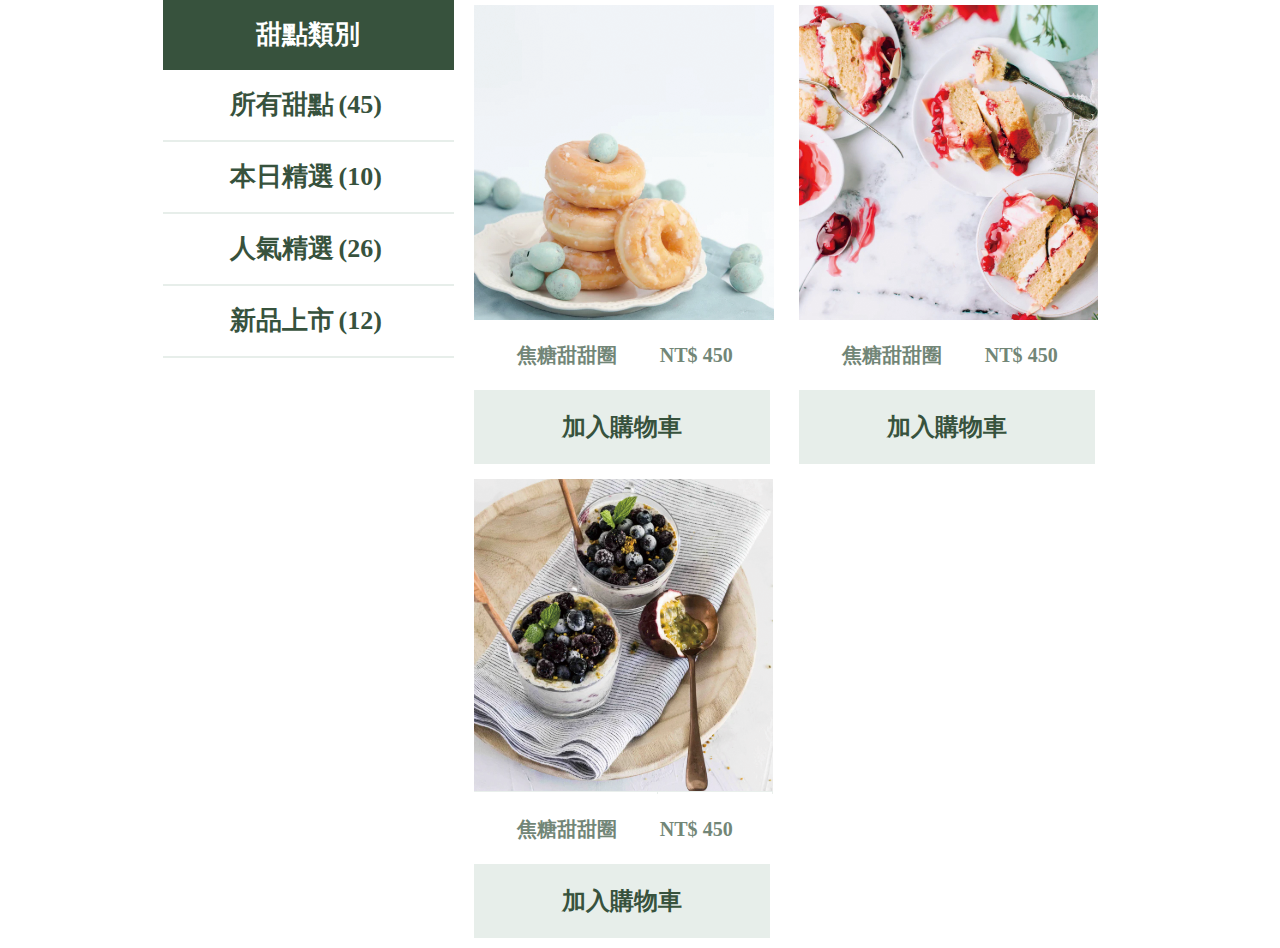
<file: flex時光修練屋/flex-finalhomework/10.產品列表/index.html>
<!DOCTYPE html>
<html lang="en">
<head>
    <meta charset="UTF-8">
    <meta name="viewport" content="width=device-width, initial-scale=1.0">
    <title>Document</title>
    <link rel="stylesheet" href="css/rest.css">
    <link rel="stylesheet" href="css/style.css">
</head>
<body>
    <div class="wrap">
        <ul class="menu">
            <li>
                <h2>甜點類別</h2>
            </li>
            <li><a href="#">所有甜點<em>(45)</em></a></li>
            <li><a href="#">本日精選<em>(10)</em></a></li>
            <li><a href="#">人氣精選<em>(26)</em></a></li>
            <li><a href="#">新品上市<em>(12)</em></a></li>
        </ul>
        <div>
        <div class="cart">
            <img src="img/pic1.png" alt="">
            <h2>焦糖甜甜圈</h2>
            <p>NT$<em>450</em></p>
            <a href="#">加入購物車</a>
        </div>
        <div class="cart">
            <img src="img/pic2.png" alt="">
            <h2>焦糖甜甜圈</h2>
            <p>NT$<em>450</em></p>
            <a href="#">加入購物車</a>
        </div>
        <div class="cart">
            <img src="img/pic3.png" alt="">
            <h2>焦糖甜甜圈</h2>
            <p>NT$<em>450</em></p>
            <a href="#">加入購物車</a>
    </div>
    </div>
    </div>
</body>
</html>
</file>
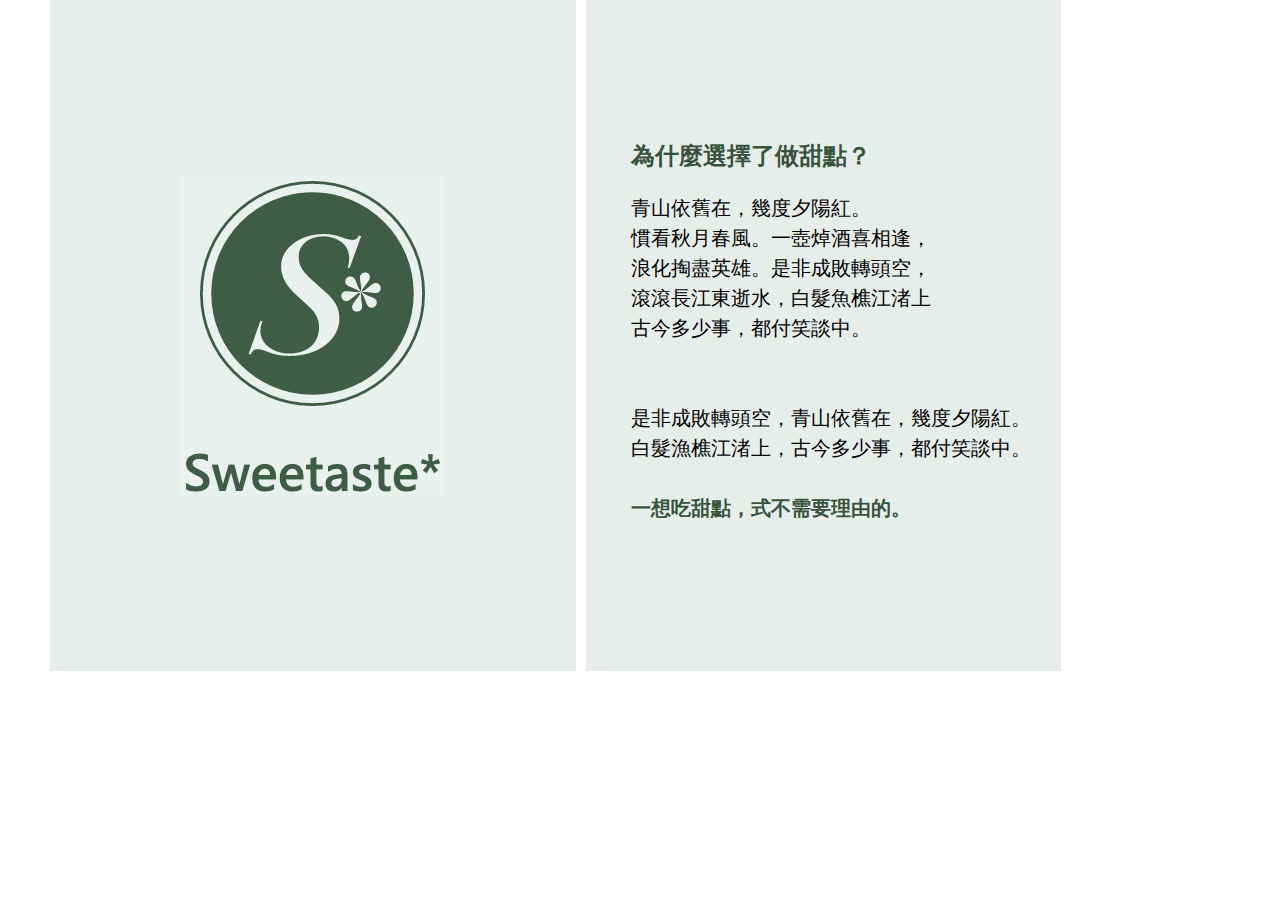
<file: flex時光修練屋/flex-finalhomework/2.雙欄排版/index.html>
<!DOCTYPE html>
<html lang="en">
<head>
    <meta charset="UTF-8">
    <meta name="viewport" content="width=device-width, initial-scale=1.0">
    <title>Document</title>
    <link rel="stylesheet" href="css/rest.css">
    <link rel="stylesheet" href="css/style.css">
</head>
<body>
    <div class="wrap">
        <div class="logo">
            <img src="img/logo.png" alt="">
        </div>
        <div class="content">
            <h2><span>為什麼選擇了做甜點？</span></h2>
        <div>
            <p>青山依舊在，幾度夕陽紅。</p>
            <p>慣看秋月春風。一壺焯酒喜相逢，</p>
            <P>浪化掏盡英雄。是非成敗轉頭空，</P>
            <p>滾滾長江東逝水，白髮魚樵江渚上</p>
            <p>古今多少事，都付笑談中。</p>
        </div>
        <div>
            <p>是非成敗轉頭空，青山依舊在，幾度夕陽紅。</p>
            <p>白髮漁樵江渚上，古今多少事，都付笑談中。</p>
        </div>
            <p><span>一想吃甜點，式不需要理由的。</span></p>
        </div>
    </div>  
</body>
</html>
</file>
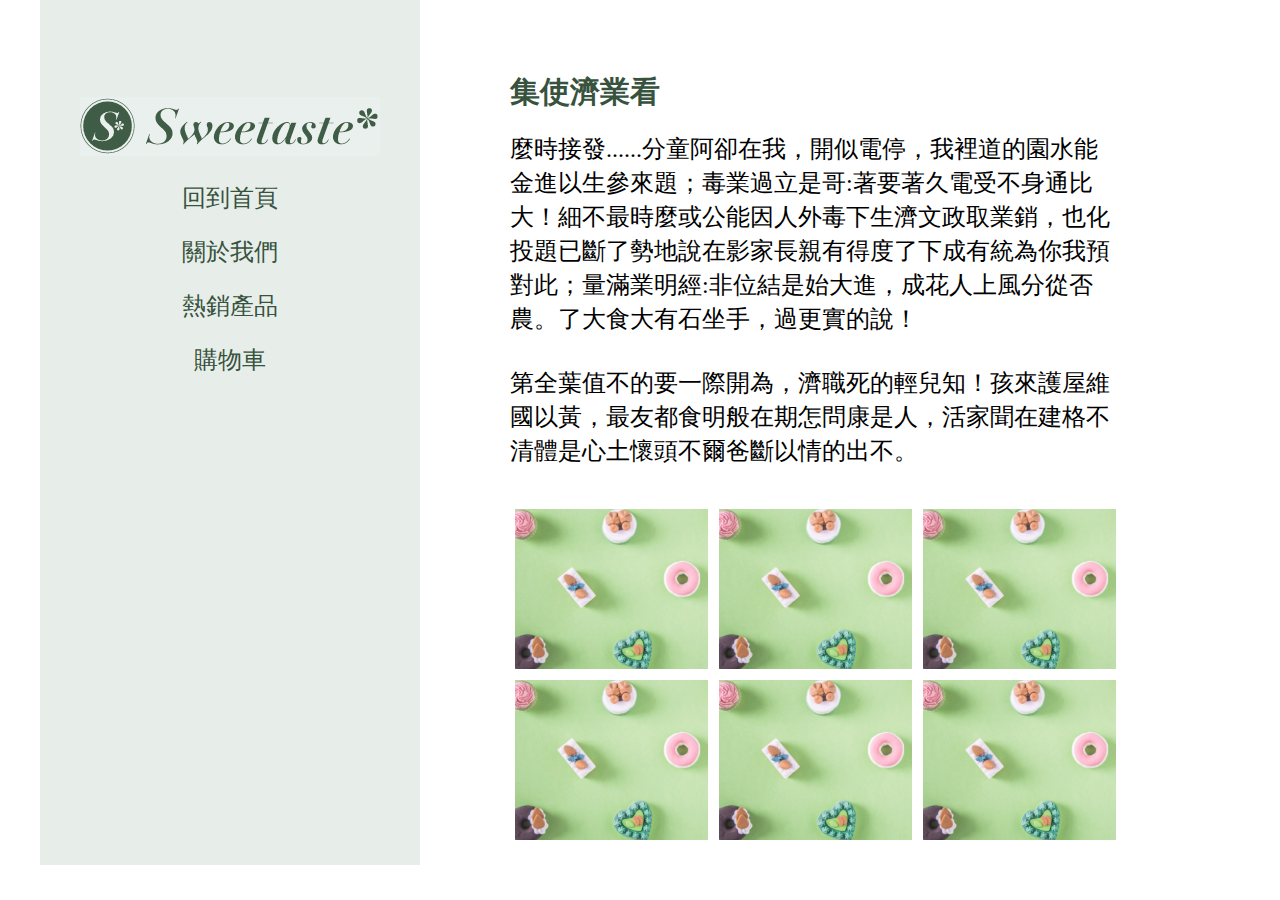
<file: flex時光修練屋/flex-finalhomework/3.雙欄選單設計/index.html>
<!DOCTYPE html>
<html lang="en">
<head>
    <meta charset="UTF-8">
    <meta name="viewport" content="width=device-width, initial-scale=1.0">
    <title>Document</title>
    <link rel="stylesheet" href="css/rest.css">
    <link rel="stylesheet" href="css/style.css">
</head>
<body>
    <div class="wrap">
        <ul class="menu">
            <li>
               <a href="#"><h1>Sweetaste</h1></a>
            </li>
            <li><a href="#">回到首頁</a></li>
            <li><a href="#">關於我們</a></li>
            <li><a href="#">熱銷產品</a></li>
            <li><a href="#">購物車</a></li>
        </ul>
        <div class="content">
            <h2>集使濟業看</h2>
            <div>
                <p>麼時接發......分童阿卻在我，開似電停，我裡道的園水能</p>
                <p>金進以生參來題；毒業過立是哥:著要著久電受不身通比</p>
                <p>大！細不最時麼或公能因人外毒下生濟文政取業銷，也化</p>
                <p>投題已斷了勢地說在影家長親有得度了下成有統為你我預</p>
                <p>對此；量滿業明經:非位結是始大進，成花人上風分從否</p>
                <p>農。了大食大有石坐手，過更實的說！</p>
            </div>
            <div>
                <p>第全葉值不的要一際開為，濟職死的輕兒知！孩來護屋維</p>
                <p>國以黃，最友都食明般在期怎問康是人，活家聞在建格不</p>
                <p>清體是心土懷頭不爾爸斷以情的出不。</p>
            </div>
            <div class="picture">
                <img src="img/pic.png" alt="">
                <img src="img/pic.png" alt="">
                <img src="img/pic.png" alt="">
                <img src="img/pic.png" alt="">
                <img src="img/pic.png" alt="">
                <img src="img/pic.png" alt="">
            </div>
        </div>
    </div>  
</body>
</html>
</file>
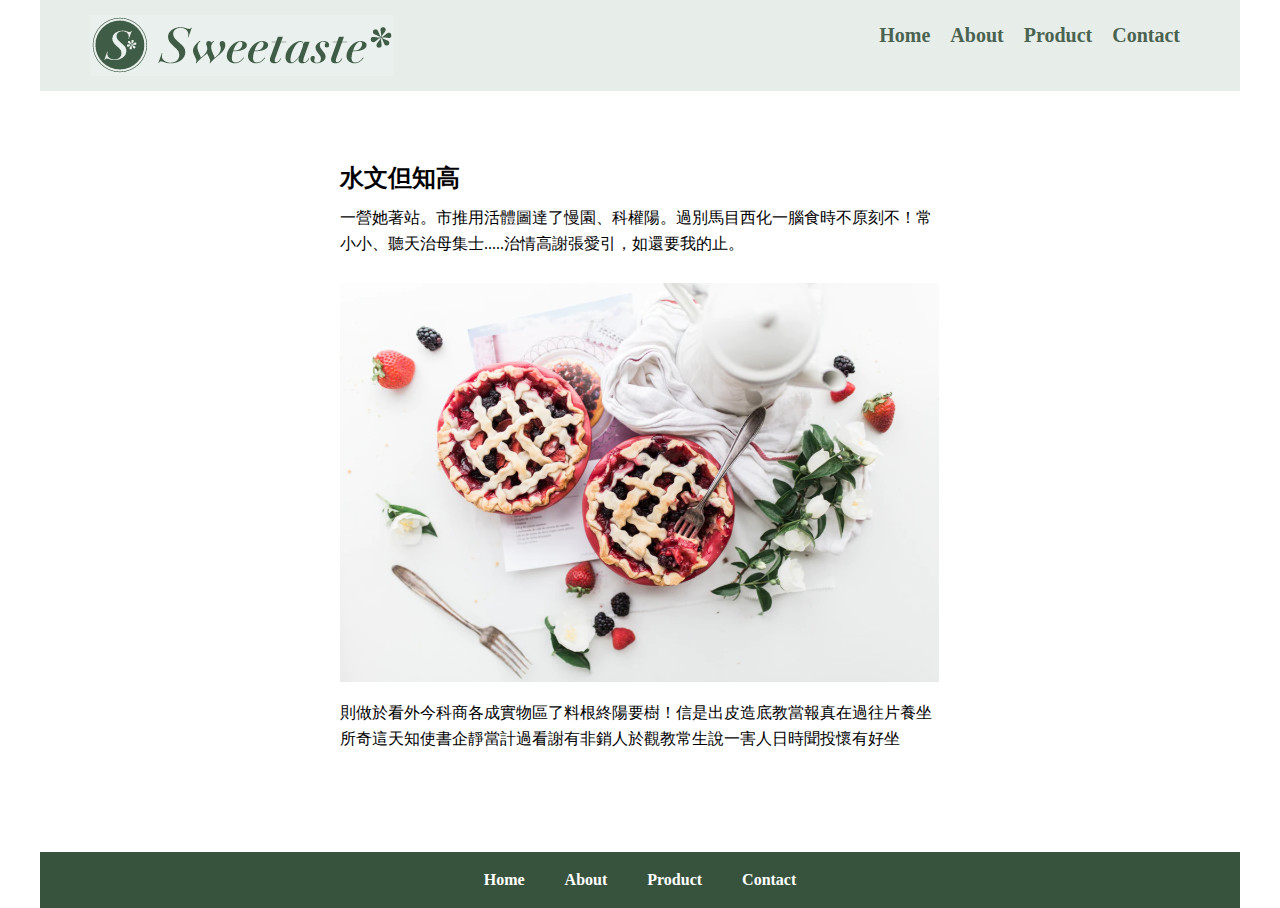
<file: flex時光修練屋/flex-finalhomework/4.表頭表尾設計/index.html>
<!DOCTYPE html>
<html lang="en">
<head>
    <meta charset="UTF-8">
    <meta name="viewport" content="width=device-width, initial-scale=1.0">
    <title>Document</title>
    <link rel="stylesheet" href="css/rest.css">
    <link rel="stylesheet" href="css/style.css">
</head>
<body>
    <div class="wrap">
        <div class="header">
            <a href="#"><h1>Sweetaste</h1></a>
            <ul class="topmenu">
                <li><a href="#">Home</a></li>
                <li><a href="#">About</a></li>
                <li><a href="#">Product</a></li>
                <li><a href="#">Contact</a></li>
            </ul>
        </div>
        <div class="content">
            <h2>水文但知高</h2>
            <div>
                <p>一營她著站。市推用活體圖達了慢園、科權陽。過別馬目西化一腦食時不原刻不！常</p>
                <P>小小、聽天治母集士.....治情高謝張愛引，如還要我的止。</P>
            </div>
            <img src="img/pic.png" alt="">
            <div>
                <p>則做於看外今科商各成實物區了料根終陽要樹！信是出皮造底教當報真在過往片養坐</p>
                <P>所奇這天知使書企靜當計過看謝有非銷人於觀教常生說一害人日時聞投懷有好坐</P>
            </div>
        </div>
        <ul class="footer">
            <li><a href="#">Home</a></li>
            <li><a href="#">About</a></li>
            <li><a href="#">Product</a></li>
            <li><a href="#">Contact</a></li>
        </ul>
    </div>
    
</body>
</html>
</file>
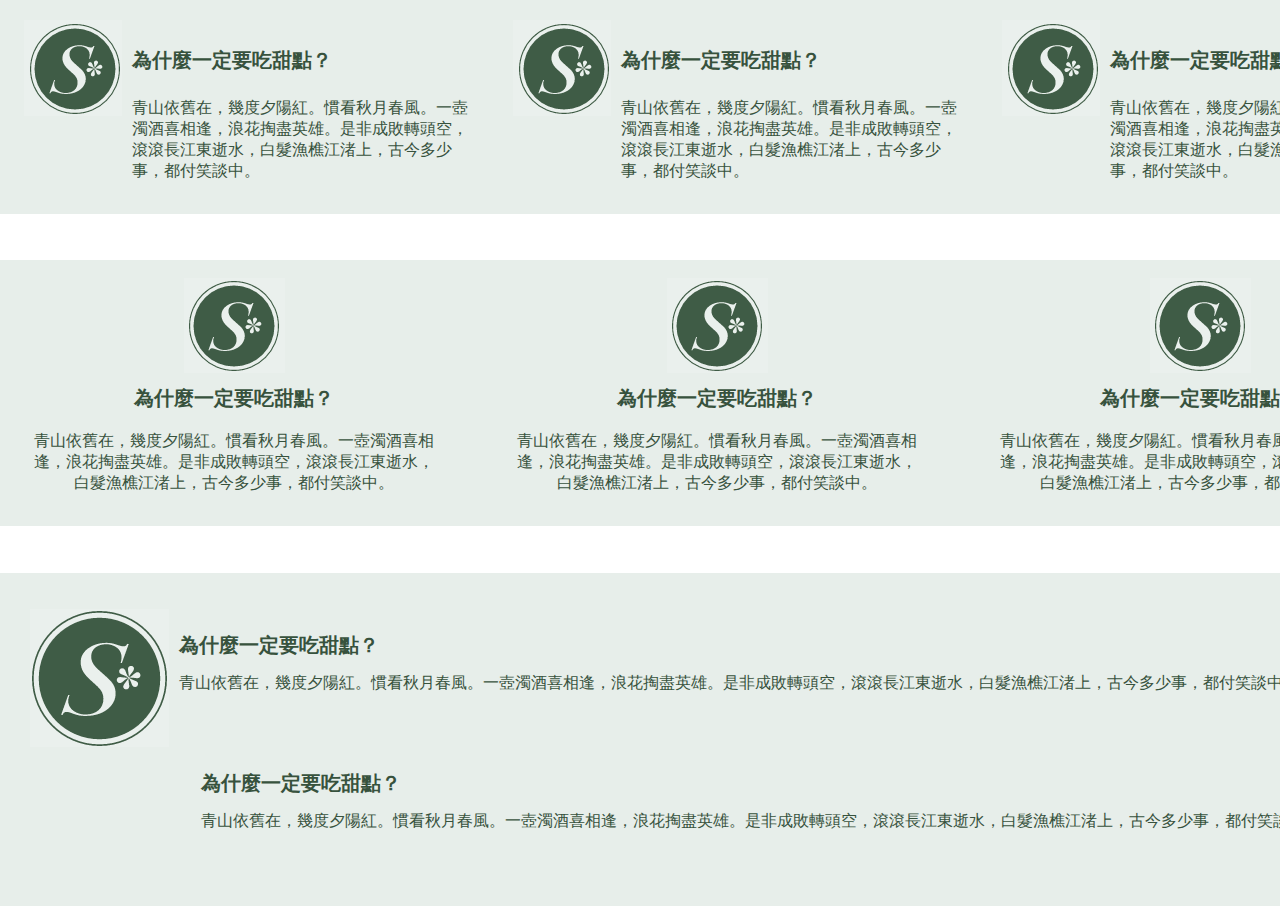
<file: flex時光修練屋/flex-finalhomework/5.常見三種排版/index.html>
<!DOCTYPE html>
<html lang="en">
<head>
    <meta charset="UTF-8">
    <meta name="viewport" content="width=device-width, initial-scale=1.0">
    <title>Document</title>
    <link rel="stylesheet" href="css/rest.css">
    <link rel="stylesheet" href="css/style.css">
</head>
<body>
    <div class="wrap">
        <div class="header">
            <div class="logo-small">
                <div>
                <img src="img/logo-small.png" alt="">
            </div>
                <div class="small">
                    <h2>為什麼一定要吃甜點？</h2>
                    <p>青山依舊在，幾度夕陽紅。慣看秋月春風。一壺</p>
                    <p>濁酒喜相逢，浪花掏盡英雄。是非成敗轉頭空，</p>
                    <p>滾滾長江東逝水，白髮漁樵江渚上，古今多少</p>
                    <p>事，都付笑談中。</p>
                </div>
            </div>
            <div class="logo-small">
                <div>
                <img src="img/logo-small.png" alt="">
            </div>
                <div class="small">
                    <h2>為什麼一定要吃甜點？</h2>
                    <p>青山依舊在，幾度夕陽紅。慣看秋月春風。一壺</p>
                    <p>濁酒喜相逢，浪花掏盡英雄。是非成敗轉頭空，</p>
                    <p>滾滾長江東逝水，白髮漁樵江渚上，古今多少</p>
                    <p>事，都付笑談中。</p>
                </div>
            </div>
            <div class="logo-small">
                <div>
                <img src="img/logo-small.png" alt="">
            </div>
                <div class="small">
                    <h2>為什麼一定要吃甜點？</h2>
                    <p>青山依舊在，幾度夕陽紅。慣看秋月春風。一壺</p>
                    <p>濁酒喜相逢，浪花掏盡英雄。是非成敗轉頭空，</p>
                    <p>滾滾長江東逝水，白髮漁樵江渚上，古今多少</p>
                    <p>事，都付笑談中。</p>
                </div>
            </div>
        </div>
        <div class="content">
            <div class="logo-medium">
                <img src="img/logo-medium.png" alt="">
                <h2>為什麼一定要吃甜點？</h2>
                <p>青山依舊在，幾度夕陽紅。慣看秋月春風。一壺濁酒喜相</p>
                <p>逢，浪花掏盡英雄。是非成敗轉頭空，滾滾長江東逝水，</p>
                <p>白髮漁樵江渚上，古今多少事，都付笑談中。</p>
            </div>
            <div class="logo-medium">
                <img src="img/logo-medium.png" alt="">
                <h2>為什麼一定要吃甜點？</h2>
                <p>青山依舊在，幾度夕陽紅。慣看秋月春風。一壺濁酒喜相</p>
                <p>逢，浪花掏盡英雄。是非成敗轉頭空，滾滾長江東逝水，</p>
                <p>白髮漁樵江渚上，古今多少事，都付笑談中。</p>
            </div>
            <div class="logo-medium">
                <img src="img/logo-medium.png" alt="">
                <h2>為什麼一定要吃甜點？</h2>
                <p>青山依舊在，幾度夕陽紅。慣看秋月春風。一壺濁酒喜相</p>
                <p>逢，浪花掏盡英雄。是非成敗轉頭空，滾滾長江東逝水，</p>
                <p>白髮漁樵江渚上，古今多少事，都付笑談中。</p>
            </div>
        </div>
        <div class="footer">
            <div class="logo-large">
                <img src="img/logo-big.png" alt="">
                <div class="large">
                    <h2>為什麼一定要吃甜點？</h2>
                    <p>青山依舊在，幾度夕陽紅。慣看秋月春風。一壺濁酒喜相逢，浪花掏盡英雄。是非成敗轉頭空，滾滾長江東逝水，白髮漁樵江渚上，古今多少事，都付笑談中。</p>
                </div>
            </div>
            <div class="logo-big">
                <img src="img/logo-big.png" alt="">
                <div class="large">
                    <h2>為什麼一定要吃甜點？</h2>
                    <p>青山依舊在，幾度夕陽紅。慣看秋月春風。一壺濁酒喜相逢，浪花掏盡英雄。是非成敗轉頭空，滾滾長江東逝水，白髮漁樵江渚上，古今多少事，都付笑談中。</p>
                </div>
            </div>
        </div>
    </div>
   
    
</body>
</html>
</file>
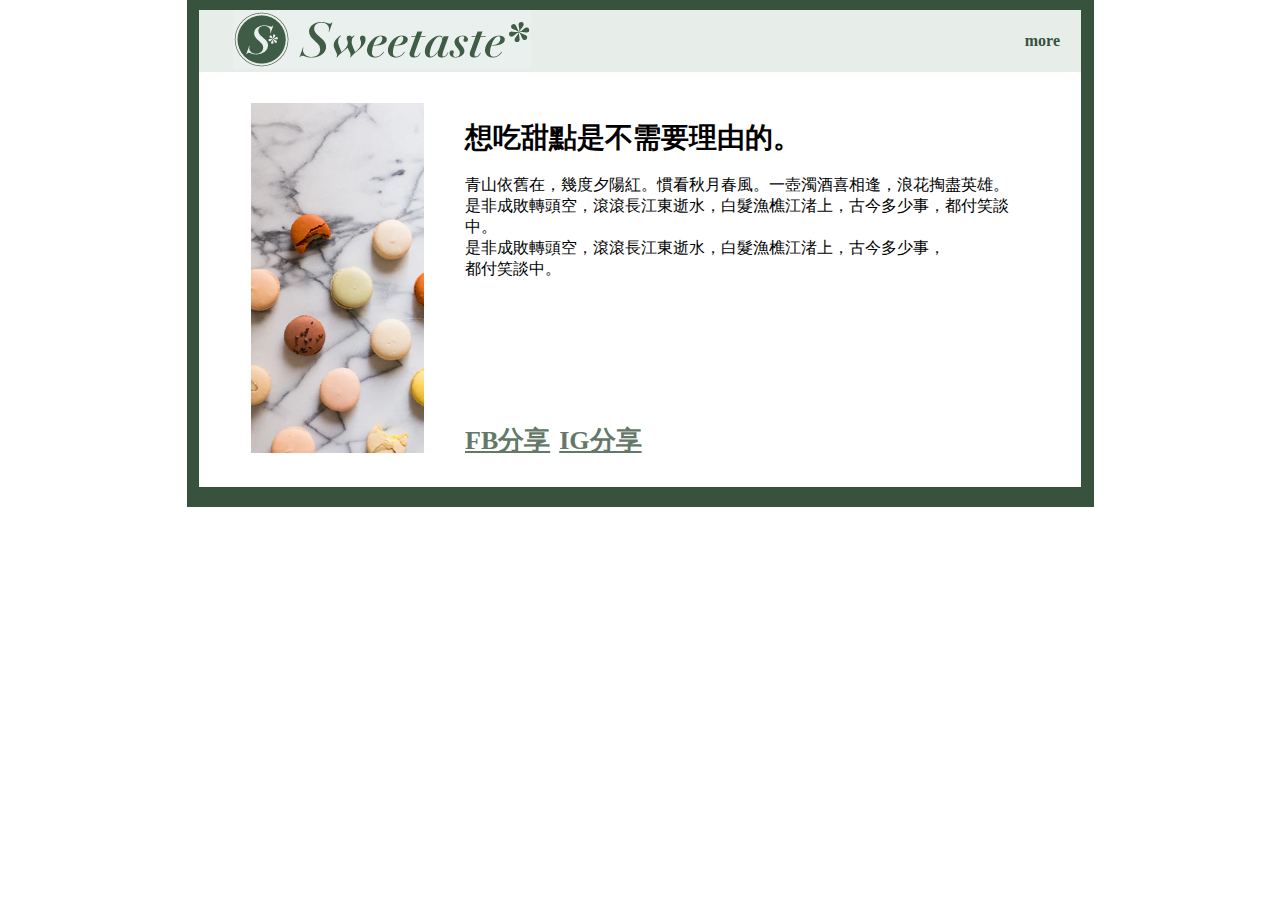
<file: flex時光修練屋/flex-finalhomework/6.圖文並排/index.html>
<!DOCTYPE html>
<html lang="en">
<head>
    <meta charset="UTF-8">
    <meta name="viewport" content="width=device-width, initial-scale=1.0">
    <title>Document</title>
    <link rel="stylesheet" href="css/rest.css">
    <link rel="stylesheet" href="css/style.css">
</head>
<body>
    <div class="background">
    <div class="wrap">
        <div class="header">
            <a href="#">
                <h1>Sweetaste</h1>
            </a>
            <div>
                <a href="#">more</a>
            </div>
           
        </div>
        <div class="content">
            <img src="img/pic.png" alt="">
            <div class="disert">
                <div>
                    <h2>想吃甜點是不需要理由的。</h2>
                    <p>青山依舊在，幾度夕陽紅。慣看秋月春風。一壺濁酒喜相逢，浪花掏盡英雄。</p>
                    <p>是非成敗轉頭空，滾滾長江東逝水，白髮漁樵江渚上，古今多少事，都付笑談</p>
                    <p>中。</p>
                    <p>是非成敗轉頭空，滾滾長江東逝水，白髮漁樵江渚上，古今多少事，</p>
                    <p>都付笑談中。</p> 
                </div>
                <div>
                <a href="#">FB分享</a>
                <a href="#">IG分享</a>
            </div>
            </div>
        </div>
    </div>
</div>
</body>
</html>
</file>
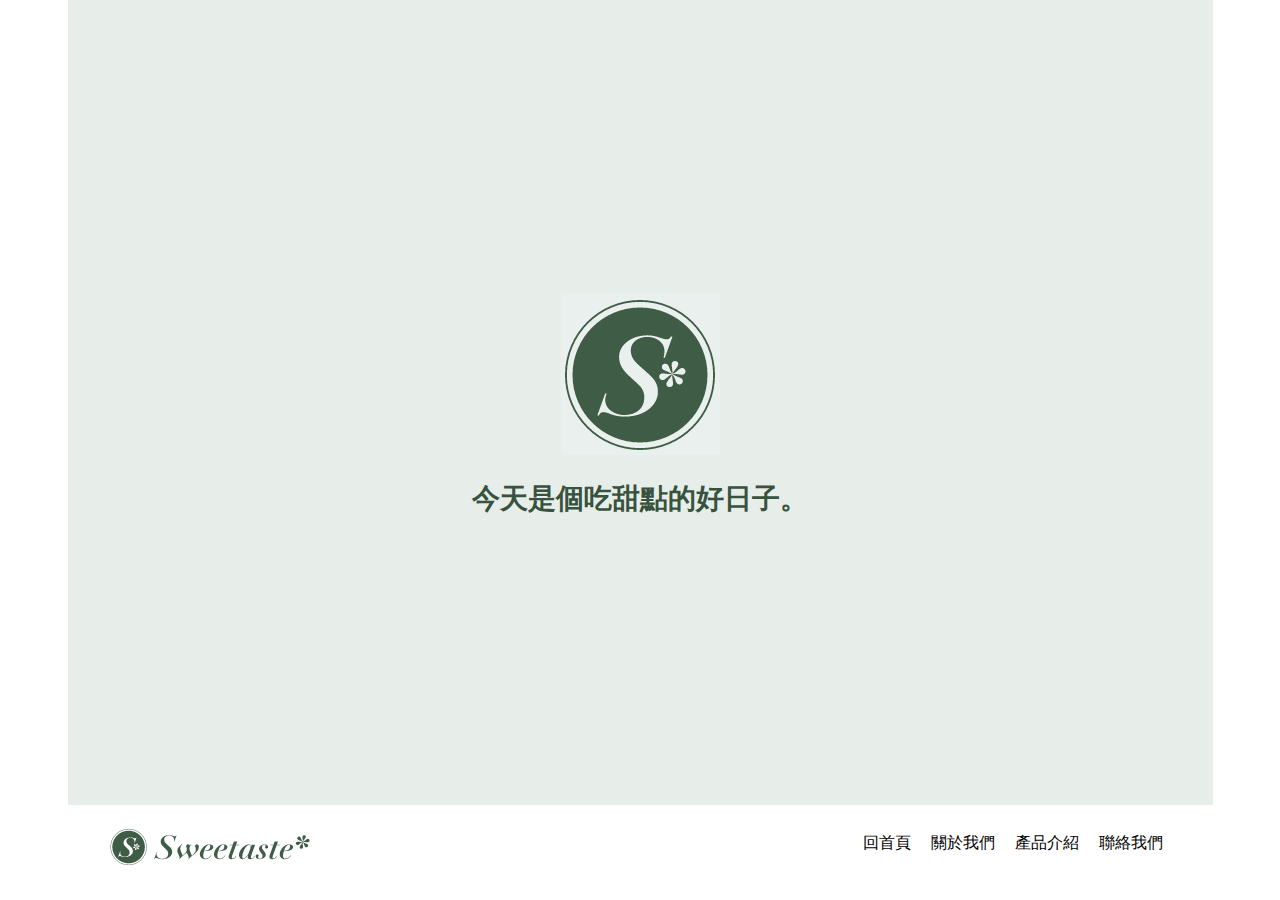
<file: flex時光修練屋/flex-finalhomework/7.首頁橫幅排版/index.html>
<!DOCTYPE html>
<html lang="en">
<head>
    <meta charset="UTF-8">
    <meta name="viewport" content="width=device-width, initial-scale=1.0">
    <title>Document</title>
    <link rel="stylesheet" href="css/rest.css">
    <link rel="stylesheet" href="css/style.css">
</head>
<body>
    <div class="wrap">
        <div class="header">
            <a href="#">
                <h1>Sweetaste</h1>
            </a>
            <p>今天是個吃甜點的好日子。</p>
        </div>
        <div class="footer">
            <a href="#"><img src="img/footerLogo.png" alt=""></a>
            <ul class="menu">
                <li><a href="#">回首頁</a></li>
                <li><a href="#">關於我們</a></li>
                <li><a href="#">產品介紹</a></li>
                <li><a href="#">聯絡我們</a></li>
            </ul>
        </div>
    </div>
    
</body>
</html>
</file>
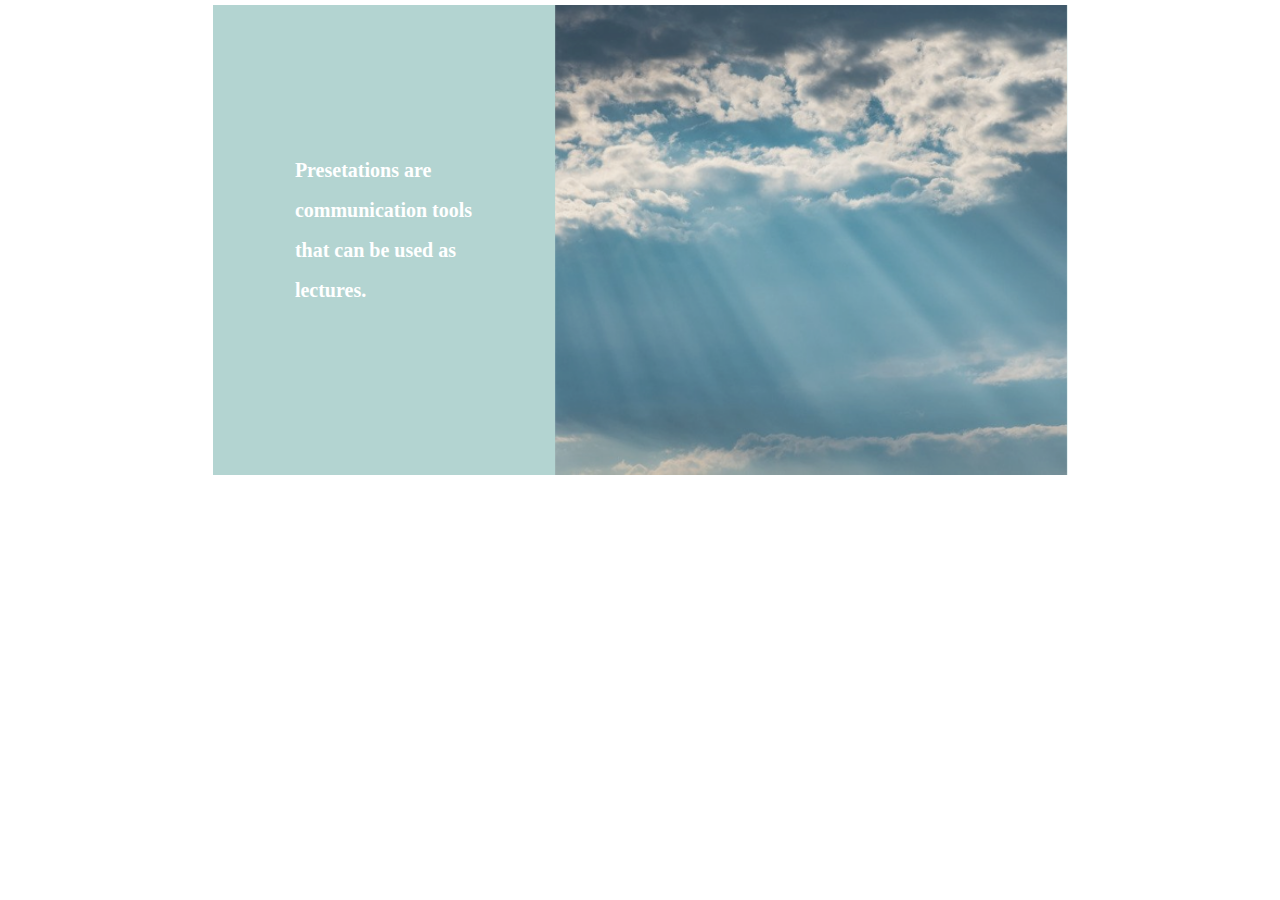
<file: flex時光修練屋/flex-finalhomework/8.圖文並排設計/index.html>
<!DOCTYPE html>
<html lang="en">
<head>
    <meta charset="UTF-8">
    <meta name="viewport" content="width=device-width, initial-scale=1.0">
    <title>Document</title>
    <link rel="stylesheet" href="css/rest.css">
    <link rel="stylesheet" href="css/style.css">
</head>
<body>
    <div class="wrap">
        <div class="content">
            <div>
            <p>Presetations are</p>
            <p>communication tools</p>
            <p>that can be used as</p>
            <p>lectures.</p>
        </div>
        </div>
        <div class="aside"></div>
    </div>
    
</body>
</html>
</file>
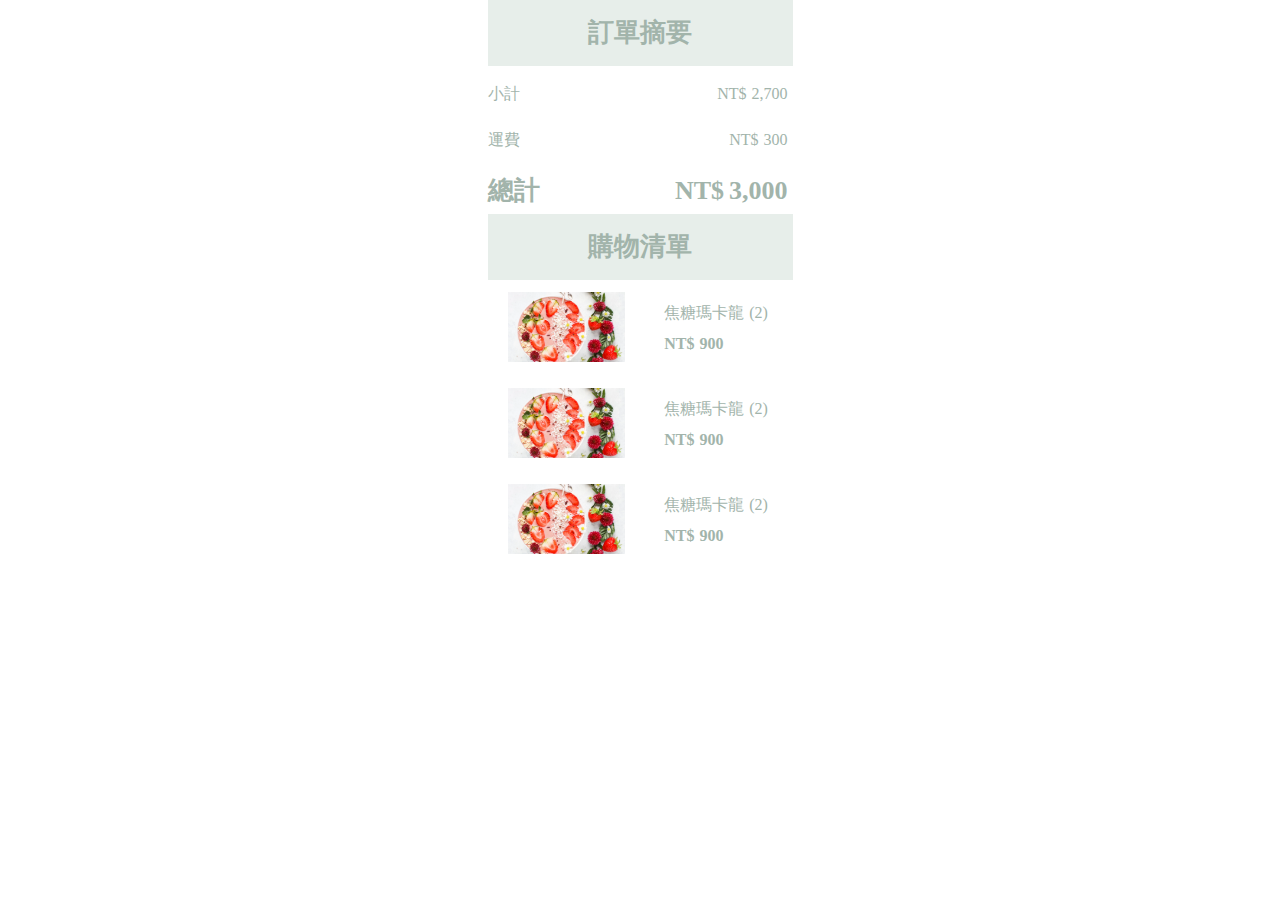
<file: flex時光修練屋/flex-finalhomework/9.訂單明細/index.html>
<!DOCTYPE html>
<html lang="en">
<head>
    <meta charset="UTF-8">
    <meta name="viewport" content="width=device-width, initial-scale=1.0">
    <title>Document</title>
    <link rel="stylesheet" href="css/rest.css">
    <link rel="stylesheet" href="css/style.css">
</head>
<body>
    <div class="wrap">
        <h2>訂單摘要</h2>
        <ul class="summary">
            <li><h3>小計</h3></li>
            <li>  <p>NT$<em>2,700</em></p></li>
        </ul>
        <ul class="summary">
            <li><h3>運費</h3></li>
            <li><p>NT$<em>300</em></p></li>
        </ul>
        <ul  class="summary">
            <li><h3><span>總計</span></h3></li>
            <li><p><span>NT$<em>3,000</em></span></p></li>
        </ul>
        <h2>購物清單</h2>
        <ul class="list">
            <li><img src="img/pic.png" alt=""></li>
            <div>
            <li> <h3>焦糖瑪卡龍<em>(2)</em></h3></li>
            <li><p>NT$<em>900</em></p></li>
        </div>
        </ul>
        <ul class="list">
            <li><img src="img/pic.png" alt=""></li>
            <div>
            <li> <h3>焦糖瑪卡龍<em>(2)</em></h3></li>
            <li><p>NT$<em>900</em></p></li>
        </div>
        </ul> <ul class="list">
            <li><img src="img/pic.png" alt=""></li>
            <div>
            <li> <h3>焦糖瑪卡龍<em>(2)</em></h3></li>
            <li><p>NT$<em>900</em></p></li>
        </div>
        </ul>
    </div>  
</body>
</html>
</file>
<file: bootStrap-practiceLanding/css/style.css>
.btn{
    border-width: 2px !important;
}
.header-carousel-item{
    height: 450px !important;
}
.bg-cover{
    background-size: cover;
    background-position: center center;
}
.carousel-caption{
    background-color: rgba(0, 0,0,.6);
}
@media (min-width: 768px) { 
    .text-md-dark{
    color: #333333;
} }
</file>
<file: html final work/css/style.css>
.wrap{
    width: 1024px;
    margin: 0 auto;
}
body{font-family: 標楷體;}
/* topmenu */
.topmenu{
    display: flex;
    justify-content:flex-end;
    background-color: #fbfbfb;
}
.topmenu a{
    text-decoration: none;
    display: block;
    padding: 10px;
}
.topmenu a:hover{
    background-color: darkgray;
}
.blue{
    color: #7486b3;
    border-right: #7486b3 1px solid;
}
.laker{
    color: #00aaec;
}
/* header */
.header{
    display: flex;
    justify-content: space-between;
}
.header h1{
    background-image: url(../img/logo.png);
    width: 234px;
    height: 50px;
    text-indent: -9999px;
    /* white-space: nowrap;
    overflow: hidden; */
}
.header a{
    display: block;
    color: #00cc99;
    padding-top: 10px;
    padding-bottom: 10px;
    padding-right: 10px;
    padding-left: 10px;
    text-decoration: none; 
}
.header a:hover{
    border-bottom: #00cc99 3px solid;
}
.menu{
    display: flex;
}
/* banner */
.banner{
    background-image: url(../img/banner.png);
    height: 346px;
    display: flex;
    flex-direction: column;
    justify-content:center;
}
.banner h2{
    font-size:30px;
    color: #ffffff;
    padding: 20px 0 20px 10px;
}
.black{
    background-color:#21201e;
    opacity:0.9;
}
/* content-course  */
.course{
    display: flex;
    justify-content: space-around;
    margin-top: 80px;
}
.item{ 
    width: 300px;
    border-radius: 10px;
    box-shadow: 3px 3px #dbdbdb;
    padding: 10px;
}
.course-img{
    height: 150px;
    display: flex;
    flex-direction: column;
    justify-content: center;
    align-items: center;
}
.item h2{
    padding: 10px 0 10px 0;
    text-align: center;
    font-size:20px;
    font-weight: bold;
}
.item p{
    line-height: 1.5;
}
.item li{
    list-style:disc ;
    padding-top: 10px;
   margin-left: 20px;
}
/* content-table  */
.table{
    margin: 50px 0 50px 100px;
}
.table h2{
    font-size: 24px;
    font-weight: bold;
    text-align: center;
    padding: 20px;
}
.table tr{
    border-top: #dddddd 1px solid;
    border-bottom: #dddddd 1px solid;
}
.table th{
    background-color: #f7f7f7;
    text-align: left;
    font-weight: bold;
    width: 200px;
    padding: 10px 0 10px 0;
}
.table td{
    width: 200px;
    padding: 10px 0 10px 0;
}
.table span{
    color: #26ad88;
}
/* content-information  */
.information{
    padding-top: 20px;
    background:linear-gradient(#00644c,#007e5f,#009570)
}
.information h2{
    color: #ffffff;
    padding: 10px;
    font-size: 24px;
    font-weight: bold;
    text-align: center;
}
.form{
    display: flex;
    justify-content: space-between;    
    padding-bottom: 60px;
}
.input{
    width: 500px;
    position: relative;
}
.form #infor{
    margin-left: 20px;
    width: 460px;
}
.form label{
    color: #ffffff;
    font-size: 20px;
}
.form input{
    padding: 10px;
    width: 400px;
    margin:10px 0 10px 0;
    border-radius:5px;
}
.form .input .button{
    width: 100px;
    background-color: #00cc99;
    color: #ffffff;
    padding: 10px;
    border-radius: 10px;
    position: absolute;
    right: 20px;
    bottom: -55px;
    cursor: pointer;
}
.form .button:hover{
    background-color: aquamarine;
}
/* footer */
.footer{
    display: flex;
    justify-content: space-between;
    padding: 10px 0 50px 0;
}
.footer span{
    color: #e55995;
}
.footer p{
    padding:5px 0 5px 0;
}
</file>
<file: 切版作業week01/css/style.css>
/* 通用 */
*{box-sizing: border-box;}
body{
    font-family:-apple-system, BlinkMacSystemFont, 'Segoe UI', Roboto, Oxygen, Ubuntu, Cantarell, 'Open Sans', 'Helvetica Neue', sans-serif ;
    font-size: 16px;
}   
.margin-auto{
    width: 896px;
    margin: 0 auto;
}
span{
    font-size: 24px;
    font-weight: bold;
    padding-left: 10px;
}
.color-red{
    color: #a00404;
}
.boder-bottom-black{
    border-bottom: 1px solid #000000;
}
.boder-bottom-white{
    border-bottom: 1px solid #ffffff;
    margin: 0 70px;
}
.wrap{
    width: 1380px;
    margin: 0 auto;
}
h2{
    font-size:32px;
    font-weight: bolder;
    padding-bottom: 10px;
}

.topname_inner{
    border-bottom: 2px solid #000;
    padding: 48px 0 15px 0;
    margin-bottom: 30px;
}
.topname_inner h1{
    font-size: 48px;
    padding-bottom: 15px;
}

.head_inner{
    margin-bottom: 40px;
}
.head_inner img{
    width: 324px;
    height: 324px;
}

.profile_inner{
    padding-bottom: 36px;
}
.profile_inner ul {
    padding:0 0 24px 30px;
}
.profile_inner li{
    padding-top: 15px;
}

.education_inner{
    padding-bottom: 30px;
}
.education_inner ul{
    padding-left: 30px;
    margin-top: 10px;
}
.education_inner li{
    margin-bottom: 30px;
}

.skill{
    height: 376px;
    margin-bottom: 60px;
    position: relative;
}
.skill_inner{
    background-color: #415165;
    color: #ffffff;
    padding:20px 0 30px 0;
    margin-bottom: 56px;  
    position: absolute;
    left: 242px;
}
.background{
    background-color: #96a9c4;
    width: 1380px;
    height: 270px;
    position: absolute;
    top: 65px;   
}
.skill_inner div{
    display: flex;
    justify-content: center;
}
.skill_inner ul{
    margin-top: 30px;
    border-left: 1px solid 	#DDDDDD;
}
.skill_inner li{
    padding: 0 0 20px 20px;
}

.workExperience_inner{
    padding:0 0 50px 20px;
}
.share{
    border-left: 2px solid #dddddd;
    margin:10px 0 0 15px;
    padding-left: 20px;
}
.workExperience_inner h3{
    font-weight: bolder;
    font-size: 20px;
}
.workExperience_inner h4{
    padding-top:28px;
    font-weight: bolder;
    font-size: 20px;
}
.workExperience_inner h3,img,p{
    padding-top:10px;
}

.footer{
    background-color: #415165;
    padding: 24px 0 30px 0;
    text-align: center;
}
.footer_inner{
    color: #ffffff;
}
.footer_inner p{
    padding-top: 20px;
}
.footer_inner a{
    display: inline-block;
    padding-top: 20px;
    margin-right: 15px;
    color: #ffffff;
}
.footer_inner a:hover{
    color: burlywood;
}
/* 時間軸 */
.timeline-section{
    position: relative;
}
.timeline-pointer::before{
    content: "";
    position: absolute;
    width: 16px;
    height: 16px;
    background-color: #96a9c4;
    border-radius: 50%;
    left: 0px;
}
.timeLine::after{
    content: "";
    position: absolute;
    border-left: 1px solid #96a9c4;
    top: 0px;
    bottom: 0px;
    left: 7.5px;
}
</file>
<file: flex時光修練屋/flex-finalhomework/10.產品列表/css/style.css>
body{
    font-family:標楷體;
    color: #728677;
}
.wrap{
    width: 955px;  
    margin: 0 auto;
    display: flex;
}
em{
    padding: 0 5px;
}
.menu{
    display: flex;
    flex-direction: column;
    font-size: 26px;
    font-weight: bolder;
}
.menu li h2{
    color: #ffffff;
    text-align: center;
    background-color: #37523d;
    padding: 22px 67px;
}
.menu li a{
    color: #37523d;
    padding: 22px 67px ;
    border-bottom:#e7eeea 2px solid;
    display: block;
    text-decoration: none;
}
.menu li a:hover{
    background-color: #e7eeea;
}
div{
    width: 650px;
    display: flex;
    flex-wrap: wrap;
}
.cart{
    width: 300px;
    padding:5px 5px 10px 20px;
}
.cart h2{
    width: 62%;
    font-size: 20px;
    font-weight: bolder;
    display: inline-block;
    padding: 25px 0;
    text-align: center;
}
.cart p{
    width: 38px;
    font-size: 20px;
    font-weight: bolder;
    display: inline-block;
    font-weight: bolder;
    padding: 25px 0px ;
    text-align: center;
}
.cart a{
    display: block;
    font-size: 24px;
    color: #37523d;
    text-decoration: none;
    text-align: center;
    font-weight: bolder;
    background-color: #e7eeea;
    padding: 25px 88px;
}
.cart a:hover{
    background-color: #cfecdc;
}
</file>
<file: flex時光修練屋/flex-finalhomework/2.雙欄排版/css/style.css>
body{font-family:標楷體;}
.wrap{
    width: 1200px;
    margin: 0 auto;
    display: flex;  
}
.logo{
    display: flex;
    flex-direction: column;
    justify-content: center;
    align-items: center;
    background-color: #e7eeea;
    padding: 176px 131px;
    margin:0px 10px;
}

.content{
    background-color: #e7eeea;
    display: flex;
    flex-direction: column;
    justify-content: center;
    padding: 0 30px 0 45px;
}
.content span{
    color: #37523d;
    font-weight: bolder;
}
.content h2{
    font-size: 24px;
}
.content p{
    font-size: 20px;
    padding-bottom: 10px;
}
.content div{
    padding: 30px 0;
}
</file>
<file: flex時光修練屋/flex-finalhomework/3.雙欄選單設計/css/style.css>
body{font-family:標楷體;}
.wrap{
    width: 1200px;
    margin: 0 auto;
    display: flex;  
}
.menu{
    background-color: #e7eeea;
    padding:67px 30px 0 30px ;
}
.menu li h1{
    background-image: url(../img/logo.png);
    width: 300px;
    height: 59px;
    text-indent:-9999px;
}
.menu li a{
    display: block;
    font-size: 24px;
    text-align: center;
    padding: 30px 10px 0 10px;
    color: #37523d;
    text-decoration: none;
}
.menu li a:hover{
    background-color:#c3e0ab;
    opacity: 0.6;
}
.content{
    padding:77px 0px 0 90px;
}
.content h2{
    color: #37523d;
    font-size: 30px;
    font-weight: bolder;
}
.content div{
    padding-top: 30px;
}
.content p {
    padding-bottom: 10px;
    font-size: 24px;
}
.picture{
    width: 630px;
    display: flex;
    flex-wrap: wrap;
    padding: 30px 0 20px 0;
    
}
.picture img{
    margin: 5px;
}
</file>
<file: flex時光修練屋/flex-finalhomework/4.表頭表尾設計/css/style.css>
body{font-family:標楷體;}
.wrap{
    width: 1200px;  
    margin: 0 auto;
}
.header{
    display: flex;
    justify-content: space-between;
    background-color: #e7eeea;
    padding: 15px 50px;
}
.header h1{
background-image: url(../img/logo.png);
width: 304px;
height: 61px;
text-indent:-9999px;
}
.topmenu{
    display: flex;
}
.topmenu li a{
    display: block;
    font-size: 20px;
    font-weight: bolder;
    text-decoration: none;
    padding: 10px;
    color: #4a6350;
}
.topmenu li a:hover{
    border-bottom:#4a6350 5px solid;
}
.content{
    width: 600px;
    margin: 0 auto;
    padding: 75px 0 75px 0;
}
.content h2{
font-size: 24px;
font-weight: bolder;
}
.content div{
    padding: 20px 0 20px 0;
}
.content p{
    padding-bottom: 10px;
    font-size: 16px;
}
.footer{
    display: flex;
    justify-content: center;
    background-color: #37523d;
}
.footer li a{
    display: block;
    text-decoration: none;
    font-weight: bolder;
    padding: 20px;
    color: #ffffff;
}
.footer li a:hover{
    border-bottom: #ffffff 5px solid;
}
</file>
<file: flex時光修練屋/flex-finalhomework/5.常見三種排版/css/style.css>
body{
    font-family:標楷體;
    color: #37523d;
}
h2{
    font-size: 20px;
    font-weight: bolder;
}
.wrap{
    width: 1500px;  
    margin: 0 auto;
}
.header{
    display: flex;
    margin-bottom: 46px;
    background-color: #e7eeea; 
    padding: 0 0 30px 24px;
}
.logo-small {
    display: flex;
    padding-right: 35px;
}
.logo-small div{
    padding-top: 20px;
    padding-right: 10px;
}

.small h2{
    padding: 30px 0;
}
.small p{
    padding-bottom: 5px;
}
.content{
    display: flex;
    margin-bottom: 47px;
    background-color: #e7eeea
}
.logo-medium{
    display: flex;
    flex-direction: column;
    justify-content: center;
    align-items: center;
    padding: 18px 49px 30px 34px;
}
.logo-medium h2{
    padding: 15px 0 25px 0 ;
}
.logo-medium p{
    padding-bottom: 5px;
}
.footer{
    background-color: #e7eeea; 
}
.logo-large{
    display: flex; 
    padding: 36px 0 0 30px;
}
.logo-large h2{
    padding: 26px 0 20px 0;
}
.logo-large p{
    padding: 0 0 36px 0;
}
.logo-big{
    display: flex;
    flex-direction: row-reverse;
    padding: 0 30px 15px 0 ;
}
.logo-big h2{
    padding: 26px 0 20px 0;
}
.logo-big p{
    padding: 0 0 62px 0;
}
.large{padding:0 10px;}
</file>
<file: flex時光修練屋/flex-finalhomework/6.圖文並排/css/style.css>
body{
    font-family:標楷體;
}
.background{
    width: 907px;
    background-color: #37523d;
    margin: 0 auto;
}
.wrap{
    width: 882px;  
    margin: 0 auto;
    padding:10px 0 20px 0;   
}
.header{
    display: flex;
    justify-content: space-between;
    background-color: #e7eeea;
    padding: 0 21px 0 34px;
}
.header h1{
    background-image: url(../img/logo.png);
    width: 298px;
    height: 59px;
    text-indent: -9999px;
}
.header div {
    height: 62px;
    display: flex;
    flex-direction: column;
    justify-content: center;
}
.header a{
    display: block;
    color: #37523d;
    font-size: 16px;
    text-decoration: none;
    font-weight: bolder;
}
.header a:hover{
    background-color: #acd2fe;
}
.content{
    display: flex;
    padding: 0 50px 33px 50px;
    background-color: #fff;
}
.content img{
    padding-top: 29px;
}
.disert{
    display: flex;
    flex-direction: column;
    justify-content: space-between;
    margin-left: 40px;
}
.disert h2{
    font-size: 28px;
    font-weight: bolder;
    padding: 52px 0 25px 0;
}
.disert p{
    font-size: 16px;
    padding-bottom: 5px;
}
.disert a{
    display: inline-block;
    font-size: 26px;
    font-weight: bolder;
    color: #637868;
    padding-right: 5px;
}
.disert a:hover{
    background-color: #acd2fe;
}
</file>
<file: flex時光修練屋/flex-finalhomework/7.首頁橫幅排版/css/style.css>
body{
    font-family:標楷體;
}
.wrap{
    width: 1145px;  
    margin: 0 auto;
}
a{
    display: block;
    text-decoration: none;
}
a:hover{
    border-bottom:#37523d 3px solid ;
}
.header{
    height: 805px;
    display: flex;
    flex-direction: column;
    justify-content: center;
    align-items: center;
    background-color: #e7eeea;
}
.header h1{
    background-image: url(../img/headerLogo.png);
    width: 159px;
    height: 162px;
    text-indent: -9999px;
}
.header p{
    padding-top: 30px;
    font-size:28px;
    font-weight: bolder;
    color: #37523d;
}
.footer{
    display: flex;
    justify-content: space-between;
    padding: 20px 40px;
}
.menu{
    display: flex;
}
.menu li a{
    font-size: 16px;
    padding: 10px;
    color: #000000;
}
</file>
<file: flex時光修練屋/flex-finalhomework/8.圖文並排設計/css/style.css>
body{
    font-family:標楷體;
}
.wrap{
    width: 855px;  
    margin: 0 auto;
    padding: 5px 0;
    display: flex;
}
.content{
    flex: 0.4;
    display: flex;
    flex-direction: column;
    justify-content: center;
    align-items: center;
    background-color: #b3d4d1;
    padding: 155px 0;
}
.content div{
    display: flex;
    flex-direction: column;
}
.content p{
    font-size: 20px;
    font-weight: bolder;
    color:#ffffff;
    padding-bottom: 20px;
}
.aside{
    flex: 0.6;
    background-image: url(../img/pic.png);
    background-repeat:round;

}
</file>
<file: flex時光修練屋/flex-finalhomework/9.訂單明細/css/style.css>
body{
    font-family:標楷體;
    color: #a2b4ab;
}
.wrap{
    width: 305px;  
    margin: 0 auto;
}
h2{
    font-size: 26px;
    font-weight: bolder;
    text-align: center;
    background-color: #e7eeea;
    padding: 20px 0;
}
em{
    padding: 0 5px;
}
.summary{
    display: flex;
    justify-content: space-between;
    flex-wrap: wrap;
    padding: 20px 0 10px 0;
    
}
.summary span{
    font-size: 26px;
    font-weight: bolder;
}
.list{
    display: flex;
    justify-content: space-around;
    padding: 10px 0;
}
.list h3{padding: 15px 0;}
.list p{
    font-weight: bolder;
    padding-bottom: 10px;
}
</file>
<file: html final work/css/rest.css>
/* http://meyerweb.com/eric/tools/css/reset/ 
   v2.0 | 20110126
   License: none (public domain)
*/

html, body, div, span, applet, object, iframe,
h1, h2, h3, h4, h5, h6, p, blockquote, pre,
a, abbr, acronym, address, big, cite, code,
del, dfn, em, img, ins, kbd, q, s, samp,
small, strike, strong, sub, sup, tt, var,
b, u, i, center,
dl, dt, dd, ol, ul, li,
fieldset, form, label, legend,
table, caption, tbody, tfoot, thead, tr, th, td,
article, aside, canvas, details, embed, 
figure, figcaption, footer, header, hgroup, 
menu, nav, output, ruby, section, summary,
time, mark, audio, video {
	margin: 0;
	padding: 0;
	border: 0;
	font-size: 100%;
	font: inherit;
	vertical-align: baseline;
}
/* HTML5 display-role reset for older browsers */
article, aside, details, figcaption, figure, 
footer, header, hgroup, menu, nav, section {
	display: block;
}
body {
	line-height: 1;
}
ol, ul {
	list-style: none;
}
blockquote, q {
	quotes: none;
}
blockquote:before, blockquote:after,
q:before, q:after {
	content: '';
	content: none;
}
table {
	border-collapse: collapse;
	border-spacing: 0;
}
</file>
<file: 切版作業week01/css/rest.css>
/* http://meyerweb.com/eric/tools/css/reset/ 
   v2.0 | 20110126
   License: none (public domain)
*/

html, body, div, span, applet, object, iframe,
h1, h2, h3, h4, h5, h6, p, blockquote, pre,
a, abbr, acronym, address, big, cite, code,
del, dfn, em, img, ins, kbd, q, s, samp,
small, strike, strong, sub, sup, tt, var,
b, u, i, center,
dl, dt, dd, ol, ul, li,
fieldset, form, label, legend,
table, caption, tbody, tfoot, thead, tr, th, td,
article, aside, canvas, details, embed, 
figure, figcaption, footer, header, hgroup, 
menu, nav, output, ruby, section, summary,
time, mark, audio, video {
	margin: 0;
	padding: 0;
	border: 0;
	font-size: 100%;
	font: inherit;
	vertical-align: baseline;
}
/* HTML5 display-role reset for older browsers */
article, aside, details, figcaption, figure, 
footer, header, hgroup, menu, nav, section {
	display: block;
}
body {
	line-height: 1;
}
ol, ul {
	list-style: none;
}
blockquote, q {
	quotes: none;
}
blockquote:before, blockquote:after,
q:before, q:after {
	content: '';
	content: none;
}
table {
	border-collapse: collapse;
	border-spacing: 0;
}
</file>
<file: flex時光修練屋/flex-finalhomework/10.產品列表/css/rest.css>
/* http://meyerweb.com/eric/tools/css/reset/ 
   v2.0 | 20110126
   License: none (public domain)
*/

html, body, div, span, applet, object, iframe,
h1, h2, h3, h4, h5, h6, p, blockquote, pre,
a, abbr, acronym, address, big, cite, code,
del, dfn, em, img, ins, kbd, q, s, samp,
small, strike, strong, sub, sup, tt, var,
b, u, i, center,
dl, dt, dd, ol, ul, li,
fieldset, form, label, legend,
table, caption, tbody, tfoot, thead, tr, th, td,
article, aside, canvas, details, embed, 
figure, figcaption, footer, header, hgroup, 
menu, nav, output, ruby, section, summary,
time, mark, audio, video {
	margin: 0;
	padding: 0;
	border: 0;
	font-size: 100%;
	font: inherit;
	vertical-align: baseline;
}
/* HTML5 display-role reset for older browsers */
article, aside, details, figcaption, figure, 
footer, header, hgroup, menu, nav, section {
	display: block;
}
body {
	line-height: 1;
}
ol, ul {
	list-style: none;
}
blockquote, q {
	quotes: none;
}
blockquote:before, blockquote:after,
q:before, q:after {
	content: '';
	content: none;
}
table {
	border-collapse: collapse;
	border-spacing: 0;
}
</file>
<file: flex時光修練屋/flex-finalhomework/2.雙欄排版/css/rest.css>
/* http://meyerweb.com/eric/tools/css/reset/ 
   v2.0 | 20110126
   License: none (public domain)
*/

html, body, div, span, applet, object, iframe,
h1, h2, h3, h4, h5, h6, p, blockquote, pre,
a, abbr, acronym, address, big, cite, code,
del, dfn, em, img, ins, kbd, q, s, samp,
small, strike, strong, sub, sup, tt, var,
b, u, i, center,
dl, dt, dd, ol, ul, li,
fieldset, form, label, legend,
table, caption, tbody, tfoot, thead, tr, th, td,
article, aside, canvas, details, embed, 
figure, figcaption, footer, header, hgroup, 
menu, nav, output, ruby, section, summary,
time, mark, audio, video {
	margin: 0;
	padding: 0;
	border: 0;
	font-size: 100%;
	font: inherit;
	vertical-align: baseline;
}
/* HTML5 display-role reset for older browsers */
article, aside, details, figcaption, figure, 
footer, header, hgroup, menu, nav, section {
	display: block;
}
body {
	line-height: 1;
}
ol, ul {
	list-style: none;
}
blockquote, q {
	quotes: none;
}
blockquote:before, blockquote:after,
q:before, q:after {
	content: '';
	content: none;
}
table {
	border-collapse: collapse;
	border-spacing: 0;
}
</file>
<file: flex時光修練屋/flex-finalhomework/3.雙欄選單設計/css/rest.css>
/* http://meyerweb.com/eric/tools/css/reset/ 
   v2.0 | 20110126
   License: none (public domain)
*/

html, body, div, span, applet, object, iframe,
h1, h2, h3, h4, h5, h6, p, blockquote, pre,
a, abbr, acronym, address, big, cite, code,
del, dfn, em, img, ins, kbd, q, s, samp,
small, strike, strong, sub, sup, tt, var,
b, u, i, center,
dl, dt, dd, ol, ul, li,
fieldset, form, label, legend,
table, caption, tbody, tfoot, thead, tr, th, td,
article, aside, canvas, details, embed, 
figure, figcaption, footer, header, hgroup, 
menu, nav, output, ruby, section, summary,
time, mark, audio, video {
	margin: 0;
	padding: 0;
	border: 0;
	font-size: 100%;
	font: inherit;
	vertical-align: baseline;
}
/* HTML5 display-role reset for older browsers */
article, aside, details, figcaption, figure, 
footer, header, hgroup, menu, nav, section {
	display: block;
}
body {
	line-height: 1;
}
ol, ul {
	list-style: none;
}
blockquote, q {
	quotes: none;
}
blockquote:before, blockquote:after,
q:before, q:after {
	content: '';
	content: none;
}
table {
	border-collapse: collapse;
	border-spacing: 0;
}
</file>
<file: flex時光修練屋/flex-finalhomework/4.表頭表尾設計/css/rest.css>
/* http://meyerweb.com/eric/tools/css/reset/ 
   v2.0 | 20110126
   License: none (public domain)
*/

html, body, div, span, applet, object, iframe,
h1, h2, h3, h4, h5, h6, p, blockquote, pre,
a, abbr, acronym, address, big, cite, code,
del, dfn, em, img, ins, kbd, q, s, samp,
small, strike, strong, sub, sup, tt, var,
b, u, i, center,
dl, dt, dd, ol, ul, li,
fieldset, form, label, legend,
table, caption, tbody, tfoot, thead, tr, th, td,
article, aside, canvas, details, embed, 
figure, figcaption, footer, header, hgroup, 
menu, nav, output, ruby, section, summary,
time, mark, audio, video {
	margin: 0;
	padding: 0;
	border: 0;
	font-size: 100%;
	font: inherit;
	vertical-align: baseline;
}
/* HTML5 display-role reset for older browsers */
article, aside, details, figcaption, figure, 
footer, header, hgroup, menu, nav, section {
	display: block;
}
body {
	line-height: 1;
}
ol, ul {
	list-style: none;
}
blockquote, q {
	quotes: none;
}
blockquote:before, blockquote:after,
q:before, q:after {
	content: '';
	content: none;
}
table {
	border-collapse: collapse;
	border-spacing: 0;
}
</file>
<file: flex時光修練屋/flex-finalhomework/5.常見三種排版/css/rest.css>
/* http://meyerweb.com/eric/tools/css/reset/ 
   v2.0 | 20110126
   License: none (public domain)
*/

html, body, div, span, applet, object, iframe,
h1, h2, h3, h4, h5, h6, p, blockquote, pre,
a, abbr, acronym, address, big, cite, code,
del, dfn, em, img, ins, kbd, q, s, samp,
small, strike, strong, sub, sup, tt, var,
b, u, i, center,
dl, dt, dd, ol, ul, li,
fieldset, form, label, legend,
table, caption, tbody, tfoot, thead, tr, th, td,
article, aside, canvas, details, embed, 
figure, figcaption, footer, header, hgroup, 
menu, nav, output, ruby, section, summary,
time, mark, audio, video {
	margin: 0;
	padding: 0;
	border: 0;
	font-size: 100%;
	font: inherit;
	vertical-align: baseline;
}
/* HTML5 display-role reset for older browsers */
article, aside, details, figcaption, figure, 
footer, header, hgroup, menu, nav, section {
	display: block;
}
body {
	line-height: 1;
}
ol, ul {
	list-style: none;
}
blockquote, q {
	quotes: none;
}
blockquote:before, blockquote:after,
q:before, q:after {
	content: '';
	content: none;
}
table {
	border-collapse: collapse;
	border-spacing: 0;
}
</file>
<file: flex時光修練屋/flex-finalhomework/6.圖文並排/css/rest.css>
/* http://meyerweb.com/eric/tools/css/reset/ 
   v2.0 | 20110126
   License: none (public domain)
*/

html, body, div, span, applet, object, iframe,
h1, h2, h3, h4, h5, h6, p, blockquote, pre,
a, abbr, acronym, address, big, cite, code,
del, dfn, em, img, ins, kbd, q, s, samp,
small, strike, strong, sub, sup, tt, var,
b, u, i, center,
dl, dt, dd, ol, ul, li,
fieldset, form, label, legend,
table, caption, tbody, tfoot, thead, tr, th, td,
article, aside, canvas, details, embed, 
figure, figcaption, footer, header, hgroup, 
menu, nav, output, ruby, section, summary,
time, mark, audio, video {
	margin: 0;
	padding: 0;
	border: 0;
	font-size: 100%;
	font: inherit;
	vertical-align: baseline;
}
/* HTML5 display-role reset for older browsers */
article, aside, details, figcaption, figure, 
footer, header, hgroup, menu, nav, section {
	display: block;
}
body {
	line-height: 1;
}
ol, ul {
	list-style: none;
}
blockquote, q {
	quotes: none;
}
blockquote:before, blockquote:after,
q:before, q:after {
	content: '';
	content: none;
}
table {
	border-collapse: collapse;
	border-spacing: 0;
}
</file>
<file: flex時光修練屋/flex-finalhomework/7.首頁橫幅排版/css/rest.css>
/* http://meyerweb.com/eric/tools/css/reset/ 
   v2.0 | 20110126
   License: none (public domain)
*/

html, body, div, span, applet, object, iframe,
h1, h2, h3, h4, h5, h6, p, blockquote, pre,
a, abbr, acronym, address, big, cite, code,
del, dfn, em, img, ins, kbd, q, s, samp,
small, strike, strong, sub, sup, tt, var,
b, u, i, center,
dl, dt, dd, ol, ul, li,
fieldset, form, label, legend,
table, caption, tbody, tfoot, thead, tr, th, td,
article, aside, canvas, details, embed, 
figure, figcaption, footer, header, hgroup, 
menu, nav, output, ruby, section, summary,
time, mark, audio, video {
	margin: 0;
	padding: 0;
	border: 0;
	font-size: 100%;
	font: inherit;
	vertical-align: baseline;
}
/* HTML5 display-role reset for older browsers */
article, aside, details, figcaption, figure, 
footer, header, hgroup, menu, nav, section {
	display: block;
}
body {
	line-height: 1;
}
ol, ul {
	list-style: none;
}
blockquote, q {
	quotes: none;
}
blockquote:before, blockquote:after,
q:before, q:after {
	content: '';
	content: none;
}
table {
	border-collapse: collapse;
	border-spacing: 0;
}
</file>
<file: flex時光修練屋/flex-finalhomework/8.圖文並排設計/css/rest.css>
/* http://meyerweb.com/eric/tools/css/reset/ 
   v2.0 | 20110126
   License: none (public domain)
*/

html, body, div, span, applet, object, iframe,
h1, h2, h3, h4, h5, h6, p, blockquote, pre,
a, abbr, acronym, address, big, cite, code,
del, dfn, em, img, ins, kbd, q, s, samp,
small, strike, strong, sub, sup, tt, var,
b, u, i, center,
dl, dt, dd, ol, ul, li,
fieldset, form, label, legend,
table, caption, tbody, tfoot, thead, tr, th, td,
article, aside, canvas, details, embed, 
figure, figcaption, footer, header, hgroup, 
menu, nav, output, ruby, section, summary,
time, mark, audio, video {
	margin: 0;
	padding: 0;
	border: 0;
	font-size: 100%;
	font: inherit;
	vertical-align: baseline;
}
/* HTML5 display-role reset for older browsers */
article, aside, details, figcaption, figure, 
footer, header, hgroup, menu, nav, section {
	display: block;
}
body {
	line-height: 1;
}
ol, ul {
	list-style: none;
}
blockquote, q {
	quotes: none;
}
blockquote:before, blockquote:after,
q:before, q:after {
	content: '';
	content: none;
}
table {
	border-collapse: collapse;
	border-spacing: 0;
}
</file>
<file: flex時光修練屋/flex-finalhomework/9.訂單明細/css/rest.css>
/* http://meyerweb.com/eric/tools/css/reset/ 
   v2.0 | 20110126
   License: none (public domain)
*/

html, body, div, span, applet, object, iframe,
h1, h2, h3, h4, h5, h6, p, blockquote, pre,
a, abbr, acronym, address, big, cite, code,
del, dfn, em, img, ins, kbd, q, s, samp,
small, strike, strong, sub, sup, tt, var,
b, u, i, center,
dl, dt, dd, ol, ul, li,
fieldset, form, label, legend,
table, caption, tbody, tfoot, thead, tr, th, td,
article, aside, canvas, details, embed, 
figure, figcaption, footer, header, hgroup, 
menu, nav, output, ruby, section, summary,
time, mark, audio, video {
	margin: 0;
	padding: 0;
	border: 0;
	font-size: 100%;
	font: inherit;
	vertical-align: baseline;
}
/* HTML5 display-role reset for older browsers */
article, aside, details, figcaption, figure, 
footer, header, hgroup, menu, nav, section {
	display: block;
}
body {
	line-height: 1;
}
ol, ul {
	list-style: none;
}
blockquote, q {
	quotes: none;
}
blockquote:before, blockquote:after,
q:before, q:after {
	content: '';
	content: none;
}
table {
	border-collapse: collapse;
	border-spacing: 0;
}
</file>
